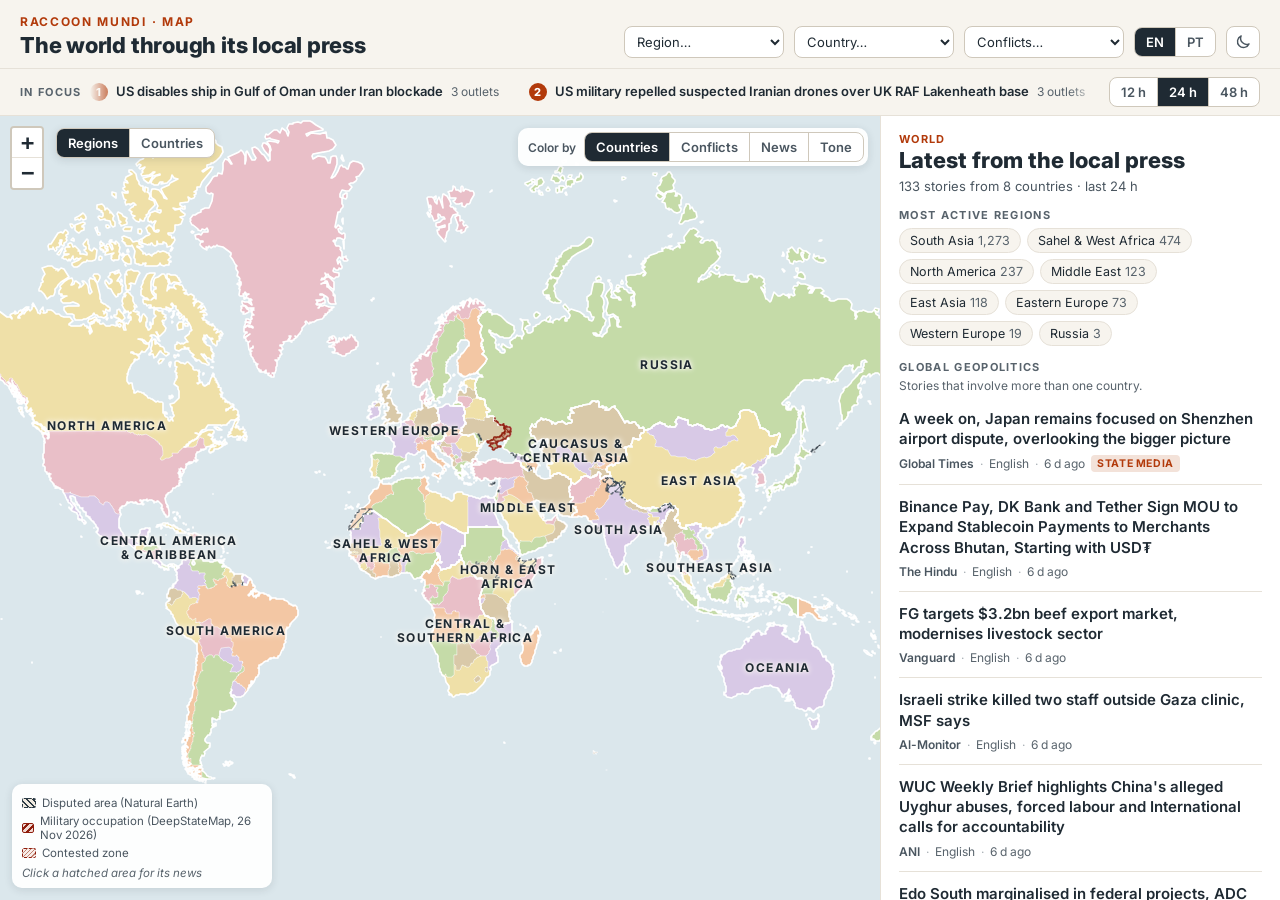
<file: site/index.html>
<!doctype html>
<html lang="en">
<head>
<meta charset="utf-8">
<meta name="viewport" content="width=device-width, initial-scale=1">
<meta name="color-scheme" content="light dark">
<script>
  /* aplica o tema antes de desenhar a página: escolha guardada, senão o do sistema */
  (function () {
    var t = null;
    try { t = localStorage.getItem('mapa-tema'); } catch (e) {}
    if (t !== 'claro' && t !== 'escuro') {
      try { t = window.matchMedia('(prefers-color-scheme: dark)').matches ? 'escuro' : 'claro'; } catch (e) { t = 'claro'; }
    }
    document.documentElement.setAttribute('data-tema', t);
  })();
</script>
<title>Raccoon Mundi · Mapa geopolítico</title>
<meta name="description" content="Mapa-múndi com as notícias recentes da imprensa local de cada região, atualizado duas vezes por dia.">
<link rel="icon" href="data:image/svg+xml,%3Csvg xmlns=%22http://www.w3.org/2000/svg%22 viewBox=%220 0 32 32%22%3E%3Ccircle cx=%2216%22 cy=%2216%22 r=%2214%22 fill=%22%23b23a0b%22/%3E%3C/svg%3E">
<link rel="preconnect" href="https://fonts.googleapis.com">
<link rel="stylesheet" href="https://fonts.googleapis.com/css2?family=Inter:wght@400;500;600;700;800&display=swap">
<link rel="stylesheet" href="vendor/leaflet/leaflet.css">
<link rel="stylesheet" href="style.css?v=dev">
</head>
<body>
<header class="topo">
  <div class="marca">
    <div class="sobretitulo">RACCOON MUNDI<span class="sufixo"> · <span data-i18n="mapa">MAP</span></span></div>
    <h1 data-i18n="titulo">The world through its local press</h1>
  </div>
  <div class="controles">
    <label class="ir-para" title="Region">
      <svg class="icone-busca" viewBox="0 0 24 24" width="18" height="18" aria-hidden="true"><circle cx="12" cy="12" r="8.5" fill="none" stroke="currentColor" stroke-width="1.9"/><path d="M3.5 12h17M12 3.5c2.6 2.4 3.8 5.2 3.8 8.5s-1.2 6.1-3.8 8.5c-2.6-2.4-3.8-5.2-3.8-8.5s1.2-6.1 3.8-8.5z" fill="none" stroke="currentColor" stroke-width="1.7"/></svg>
      <span class="sr" data-i18n="filtroRegiao">Region</span>
      <select id="filtro-regiao" aria-label="Region"></select>
    </label>
    <label class="ir-para" title="Country">
      <svg class="icone-busca" viewBox="0 0 24 24" width="18" height="18" aria-hidden="true"><path d="M12 21s-6.5-6.2-6.5-11a6.5 6.5 0 0 1 13 0c0 4.8-6.5 11-6.5 11z" fill="none" stroke="currentColor" stroke-width="1.9" stroke-linejoin="round"/><circle cx="12" cy="10" r="2.3" fill="none" stroke="currentColor" stroke-width="1.8"/></svg>
      <span class="sr" data-i18n="filtroPais">Country</span>
      <select id="filtro-pais" aria-label="Country"></select>
    </label>
    <label class="ir-para" id="filtro-estado-rotulo" title="State" hidden>
      <svg class="icone-busca" viewBox="0 0 24 24" width="18" height="18" aria-hidden="true"><path d="M5 6l6-2.5 4 2 4.5-1v7l-2 2 1 5-6 2-3-3-4.5.5-1-5 2-3z" fill="none" stroke="currentColor" stroke-width="1.8" stroke-linejoin="round"/></svg>
      <span class="sr" data-i18n="filtroEstado">State</span>
      <select id="filtro-estado" aria-label="State"></select>
    </label>
    <label class="ir-para" title="Wars and disputes">
      <svg class="icone-busca" viewBox="0 0 24 24" width="18" height="18" aria-hidden="true"><rect x="4" y="4" width="16" height="16" rx="2.5" fill="none" stroke="currentColor" stroke-width="1.9"/><path d="M4.8 13.5l8.7-8.7M8 19.2L19.2 8M14 19.5l5.5-5.5" fill="none" stroke="currentColor" stroke-width="1.6" stroke-linecap="round"/></svg>
      <span class="sr" data-i18n="filtroArea">Wars and disputes</span>
      <select id="filtro-area" aria-label="Wars and disputes"></select>
    </label>
    <div class="segmentado" role="group" aria-label="Language" id="idioma">
      <button type="button" data-l="en">EN</button>
      <button type="button" data-l="pt">PT</button>
    </div>
    <button type="button" class="botao-tema" id="tema" aria-pressed="false" aria-label="Dark mode" title="Dark mode">
      <svg class="lua" viewBox="0 0 24 24" width="18" height="18" aria-hidden="true"><path d="M20 14.5A8 8 0 0 1 9.5 4a8 8 0 1 0 10.5 10.5z" fill="none" stroke="currentColor" stroke-width="1.9" stroke-linejoin="round"/></svg>
      <svg class="sol" viewBox="0 0 24 24" width="18" height="18" aria-hidden="true"><circle cx="12" cy="12" r="4" fill="none" stroke="currentColor" stroke-width="1.9"/><path d="M12 2.5v2.2M12 19.3v2.2M2.5 12h2.2M19.3 12h2.2M5.3 5.3l1.6 1.6M17.1 17.1l1.6 1.6M5.3 18.7l1.6-1.6M17.1 6.9l1.6-1.6" stroke="currentColor" stroke-width="1.9" stroke-linecap="round"/></svg>
    </button>
  </div>
</header>

<div class="barra">
  <nav class="temas" id="temas" aria-label="Themes in focus"></nav>
  <div class="segmentado" role="group" aria-label="Period" id="periodo">
    <button type="button" data-h="12">12 h</button>
    <button type="button" data-h="24">24 h</button>
    <button type="button" data-h="48">48 h</button>
  </div>
</div>

<main class="principal">
  <div class="mapa-area">
    <div id="mapa" role="region" aria-label="Map"></div>
    <div class="legenda" id="legenda" aria-hidden="true"></div>
    <button type="button" class="legenda-botao" id="legenda-botao" aria-expanded="false" aria-controls="legenda" data-i18n="legenda">Legend</button>
    <div class="modo segmentado" role="group" id="modo">
      <button type="button" data-m="regioes" data-i18n="regioes">Regions</button>
      <button type="button" data-m="paises" data-i18n="paises">Countries</button>
    </div>
    <div class="lentes" id="lentes">
      <span class="lentes-rotulo" data-i18n="corPor">Color by</span>
      <div class="segmentado" role="group" id="lentes-botoes" aria-label="Color by"></div>
      <select id="lentes-select" aria-label="Color by"></select>
    </div>
  </div>
  <aside class="painel" id="painel" aria-label="Notícias">
    <p class="sr" id="anuncio" aria-live="polite"></p>
    <button type="button" class="alca" id="alca" aria-label="Expand panel"></button>
    <div id="painel-conteudo"></div>
    <footer class="rodape" id="rodape"></footer>
  </aside>
</main>

<script src="vendor/leaflet/leaflet.js"></script>
<script src="app.js?v=dev"></script>
</body>
</html>
</file>
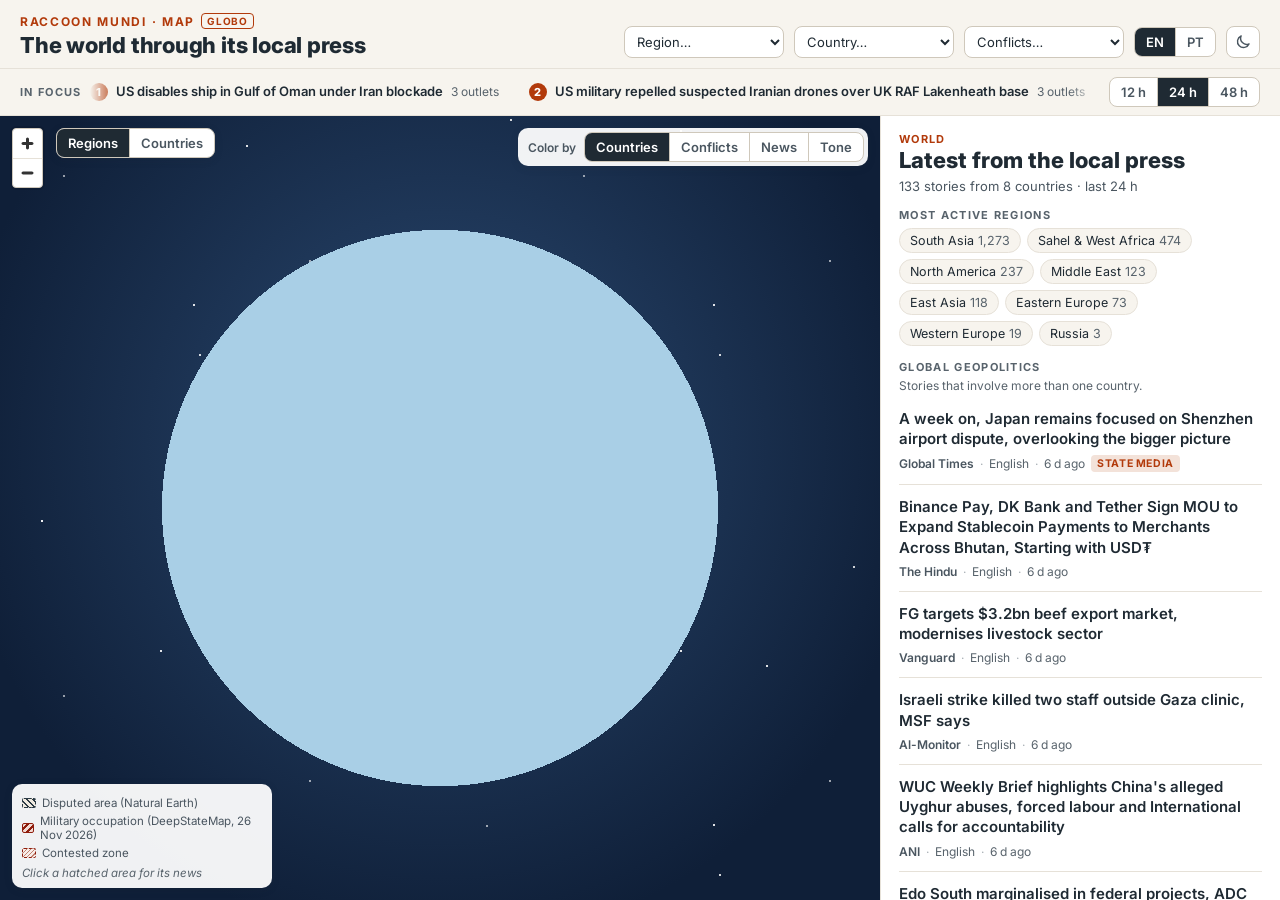
<file: site/globo.html>
<!doctype html>
<html lang="en">
<head>
<meta charset="utf-8">
<meta name="viewport" content="width=device-width, initial-scale=1">
<meta name="color-scheme" content="light dark">
<script>
  /* aplica o tema antes de desenhar a página: escolha guardada, senão o do sistema */
  (function () {
    var t = null;
    try { t = localStorage.getItem('mapa-tema'); } catch (e) {}
    if (t !== 'claro' && t !== 'escuro') {
      try { t = window.matchMedia('(prefers-color-scheme: dark)').matches ? 'escuro' : 'claro'; } catch (e) { t = 'claro'; }
    }
    document.documentElement.setAttribute('data-tema', t);
  })();
</script>
<title>Raccoon Mundi · Globo geopolítico (protótipo)</title>
<meta name="description" content="Mapa-múndi com as notícias recentes da imprensa local de cada região, atualizado duas vezes por dia.">
<link rel="icon" href="data:image/svg+xml,%3Csvg xmlns=%22http://www.w3.org/2000/svg%22 viewBox=%220 0 32 32%22%3E%3Ccircle cx=%2216%22 cy=%2216%22 r=%2214%22 fill=%22%23b23a0b%22/%3E%3C/svg%3E">
<link rel="preconnect" href="https://fonts.googleapis.com">
<link rel="stylesheet" href="https://fonts.googleapis.com/css2?family=Inter:wght@400;500;600;700;800&display=swap">
<link rel="stylesheet" href="vendor/maplibre/maplibre-gl.css">
<link rel="stylesheet" href="style.css?v=dev">
<style>
  /* protótipo em globo: espaço em volta do planeta (estrelas desenhadas em CSS) e mares azuis */
  :root {
    --oceano: #a9cfe6;
    --espaco-centro: #2b4a72; --espaco-borda: #0f1f38;
  }
  :root[data-tema="escuro"] {
    --oceano: #11304d;
    --espaco-centro: #0c1626; --espaco-borda: #020409;
  }
  #mapa {
    background-color: var(--espaco-borda);
    background-image: radial-gradient(2px 2px at 463px 476px, rgba(255,255,255,0.73) 50%, transparent 51%), radial-gradient(2px 2px at 194px 189px, rgba(255,255,255,0.87) 50%, transparent 51%), radial-gradient(2px 2px at 487px 190px, rgba(255,255,255,0.59) 50%, transparent 51%), radial-gradient(2px 2px at 310px 145px, rgba(255,255,255,0.59) 50%, transparent 51%), radial-gradient(2px 2px at 42px 405px, rgba(255,255,255,0.94) 50%, transparent 51%), radial-gradient(2px 2px at 161px 15px, rgba(255,255,255,0.88) 50%, transparent 51%), radial-gradient(2px 2px at 64px 60px, rgba(255,255,255,0.56) 50%, transparent 51%), radial-gradient(2px 2px at 247px 30px, rgba(255,255,255,0.86) 50%, transparent 51%), radial-gradient(2px 2px at 334px 451px, rgba(255,255,255,0.79) 50%, transparent 51%), radial-gradient(2px 2px at 200px 239px, rgba(255,255,255,0.81) 50%, transparent 51%), radial-gradient(2px 2px at 511px 4px, rgba(255,255,255,0.81) 50%, transparent 51%), radial-gradient(2px 2px at 468px 284px, rgba(255,255,255,0.71) 50%, transparent 51%), radial-gradient(1px 1px at 282px 42px, rgba(255,255,255,0.69) 50%, transparent 51%), radial-gradient(1px 1px at 161px 117px, rgba(255,255,255,0.58) 50%, transparent 51%), radial-gradient(1px 1px at 15px 35px, rgba(255,255,255,0.61) 50%, transparent 51%), radial-gradient(1px 1px at 55px 205px, rgba(255,255,255,0.36) 50%, transparent 51%), radial-gradient(1px 1px at 148px 197px, rgba(255,255,255,0.34) 50%, transparent 51%), radial-gradient(1px 1px at 8px 0px, rgba(255,255,255,0.42) 50%, transparent 51%), radial-gradient(1px 1px at 26px 240px, rgba(255,255,255,0.51) 50%, transparent 51%), radial-gradient(1px 1px at 203px 214px, rgba(255,255,255,0.34) 50%, transparent 51%), radial-gradient(1px 1px at 101px 138px, rgba(255,255,255,0.49) 50%, transparent 51%), radial-gradient(1px 1px at 159px 170px, rgba(255,255,255,0.31) 50%, transparent 51%), radial-gradient(1px 1px at 209px 60px, rgba(255,255,255,0.37) 50%, transparent 51%), radial-gradient(1px 1px at 51px 5px, rgba(255,255,255,0.33) 50%, transparent 51%), radial-gradient(1px 1px at 249px 90px, rgba(255,255,255,0.68) 50%, transparent 51%), radial-gradient(1px 1px at 96px 229px, rgba(255,255,255,0.58) 50%, transparent 51%), radial-gradient(1px 1px at 67px 214px, rgba(255,255,255,0.65) 50%, transparent 51%), radial-gradient(1px 1px at 59px 202px, rgba(255,255,255,0.53) 50%, transparent 51%), radial-gradient(1px 1px at 108px 0px, rgba(255,255,255,0.45) 50%, transparent 51%), radial-gradient(1px 1px at 155px 10px, rgba(255,255,255,0.42) 50%, transparent 51%), radial-gradient(1px 1px at 201px 295px, rgba(255,255,255,0.36) 50%, transparent 51%), radial-gradient(1px 1px at 74px 109px, rgba(255,255,255,0.54) 50%, transparent 51%), radial-gradient(1px 1px at 4px 168px, rgba(255,255,255,0.76) 50%, transparent 51%), radial-gradient(1px 1px at 197px 37px, rgba(255,255,255,0.34) 50%, transparent 51%), radial-gradient(1px 1px at 106px 298px, rgba(255,255,255,0.65) 50%, transparent 51%), radial-gradient(1px 1px at 7px 188px, rgba(255,255,255,0.5) 50%, transparent 51%), radial-gradient(1px 1px at 232px 65px, rgba(255,255,255,0.83) 50%, transparent 51%), radial-gradient(1px 1px at 247px 294px, rgba(255,255,255,0.37) 50%, transparent 51%), radial-gradient(1px 1px at 197px 93px, rgba(255,255,255,0.64) 50%, transparent 51%), radial-gradient(1px 1px at 159px 116px, rgba(255,255,255,0.75) 50%, transparent 51%), radial-gradient(1px 1px at 127px 97px, rgba(255,255,255,0.39) 50%, transparent 51%), radial-gradient(1px 1px at 283px 100px, rgba(255,255,255,0.68) 50%, transparent 51%), radial-gradient(1px 1px at 198px 247px, rgba(255,255,255,0.63) 50%, transparent 51%), radial-gradient(1px 1px at 215px 24px, rgba(255,255,255,0.36) 50%, transparent 51%), radial-gradient(1px 1px at 19px 262px, rgba(255,255,255,0.83) 50%, transparent 51%), radial-gradient(1px 1px at 122px 200px, rgba(255,255,255,0.44) 50%, transparent 51%), radial-gradient(1px 1px at 251px 150px, rgba(255,255,255,0.59) 50%, transparent 51%), radial-gradient(1px 1px at 35px 64px, rgba(255,255,255,0.43) 50%, transparent 51%), radial-gradient(1px 1px at 286px 37px, rgba(255,255,255,0.45) 50%, transparent 51%), radial-gradient(1px 1px at 104px 8px, rgba(255,255,255,0.34) 50%, transparent 51%), radial-gradient(1px 1px at 210px 228px, rgba(255,255,255,0.44) 50%, transparent 51%), radial-gradient(1px 1px at 23px 90px, rgba(255,255,255,0.46) 50%, transparent 51%), radial-gradient(1px 1px at 271px 292px, rgba(255,255,255,0.84) 50%, transparent 51%), radial-gradient(1px 1px at 47px 185px, rgba(255,255,255,0.38) 50%, transparent 51%), radial-gradient(1px 1px at 230px 169px, rgba(255,255,255,0.66) 50%, transparent 51%), radial-gradient(1px 1px at 267px 299px, rgba(255,255,255,0.82) 50%, transparent 51%), radial-gradient(1px 1px at 17px 9px, rgba(255,255,255,0.56) 50%, transparent 51%), radial-gradient(1px 1px at 183px 159px, rgba(255,255,255,0.83) 50%, transparent 51%), radial-gradient(1px 1px at 10px 38px, rgba(255,255,255,0.57) 50%, transparent 51%), radial-gradient(1px 1px at 159px 163px, rgba(255,255,255,0.38) 50%, transparent 51%), radial-gradient(ellipse at 50% 42%, var(--espaco-centro) 0%, var(--espaco-borda) 78%);
    background-size: 520px 520px, 520px 520px, 520px 520px, 520px 520px, 520px 520px, 520px 520px, 520px 520px, 520px 520px, 520px 520px, 520px 520px, 520px 520px, 520px 520px, 300px 300px, 300px 300px, 300px 300px, 300px 300px, 300px 300px, 300px 300px, 300px 300px, 300px 300px, 300px 300px, 300px 300px, 300px 300px, 300px 300px, 300px 300px, 300px 300px, 300px 300px, 300px 300px, 300px 300px, 300px 300px, 300px 300px, 300px 300px, 300px 300px, 300px 300px, 300px 300px, 300px 300px, 300px 300px, 300px 300px, 300px 300px, 300px 300px, 300px 300px, 300px 300px, 300px 300px, 300px 300px, 300px 300px, 300px 300px, 300px 300px, 300px 300px, 300px 300px, 300px 300px, 300px 300px, 300px 300px, 300px 300px, 300px 300px, 300px 300px, 300px 300px, 300px 300px, 300px 300px, 300px 300px, 300px 300px, 100% 100%;
  }
  .maplibregl-ctrl-top-left .maplibregl-ctrl { margin: 12px 0 0 12px; }
  .maplibregl-ctrl-group { background: var(--superficie); box-shadow: 0 2px 8px var(--sombra); border: 1px solid var(--borda); }
  .maplibregl-ctrl-group button + button { border-top: 1px solid var(--linha); }
  :root[data-tema="escuro"] .maplibregl-ctrl-group button .maplibregl-ctrl-icon { filter: invert(1); }
  .dica-mapa {
    position: absolute; z-index: 600; pointer-events: none; transform: translate(-50%, -100%); display: none;
    background: var(--tinta); color: var(--sobre-tinta); border-radius: 6px; font-size: 12px; font-weight: 600;
    padding: 4px 8px; white-space: nowrap; max-width: 320px;
  }
  .dica-mapa .dica { font-weight: 400; opacity: .75; }
  .relogio-mapa {
    position: absolute; right: 12px; bottom: 12px; z-index: 500; pointer-events: none; font-size: 11.5px; font-weight: 600;
    color: #e8eef5; background: rgba(6,16,42,.55); border-radius: 999px; padding: 4px 10px; letter-spacing: .02em;
  }
  @media (max-width: 820px) { .relogio-mapa { bottom: calc(38% + 12px); right: 12px; } }
  .selo-prototipo { font-size: 10px; letter-spacing: .08em; border: 1px solid currentColor; border-radius: 4px; padding: 1px 5px; margin-left: 6px; vertical-align: 1px; }
  @media (max-width: 820px) { .maplibregl-ctrl-top-left { display: none; } .selo-prototipo { display: none; } }
</style>
</head>
<body>
<header class="topo">
  <div class="marca">
    <div class="sobretitulo">RACCOON MUNDI<span class="sufixo"> · <span data-i18n="mapa">MAP</span></span><span class="selo-prototipo">GLOBO</span></div>
    <h1 data-i18n="titulo">The world through its local press</h1>
  </div>
  <div class="controles">
    <label class="ir-para" title="Region">
      <svg class="icone-busca" viewBox="0 0 24 24" width="18" height="18" aria-hidden="true"><circle cx="12" cy="12" r="8.5" fill="none" stroke="currentColor" stroke-width="1.9"/><path d="M3.5 12h17M12 3.5c2.6 2.4 3.8 5.2 3.8 8.5s-1.2 6.1-3.8 8.5c-2.6-2.4-3.8-5.2-3.8-8.5s1.2-6.1 3.8-8.5z" fill="none" stroke="currentColor" stroke-width="1.7"/></svg>
      <span class="sr" data-i18n="filtroRegiao">Region</span>
      <select id="filtro-regiao" aria-label="Region"></select>
    </label>
    <label class="ir-para" title="Country">
      <svg class="icone-busca" viewBox="0 0 24 24" width="18" height="18" aria-hidden="true"><path d="M12 21s-6.5-6.2-6.5-11a6.5 6.5 0 0 1 13 0c0 4.8-6.5 11-6.5 11z" fill="none" stroke="currentColor" stroke-width="1.9" stroke-linejoin="round"/><circle cx="12" cy="10" r="2.3" fill="none" stroke="currentColor" stroke-width="1.8"/></svg>
      <span class="sr" data-i18n="filtroPais">Country</span>
      <select id="filtro-pais" aria-label="Country"></select>
    </label>
    <label class="ir-para" id="filtro-estado-rotulo" title="State" hidden>
      <svg class="icone-busca" viewBox="0 0 24 24" width="18" height="18" aria-hidden="true"><path d="M5 6l6-2.5 4 2 4.5-1v7l-2 2 1 5-6 2-3-3-4.5.5-1-5 2-3z" fill="none" stroke="currentColor" stroke-width="1.8" stroke-linejoin="round"/></svg>
      <span class="sr" data-i18n="filtroEstado">State</span>
      <select id="filtro-estado" aria-label="State"></select>
    </label>
    <label class="ir-para" title="Wars and disputes">
      <svg class="icone-busca" viewBox="0 0 24 24" width="18" height="18" aria-hidden="true"><rect x="4" y="4" width="16" height="16" rx="2.5" fill="none" stroke="currentColor" stroke-width="1.9"/><path d="M4.8 13.5l8.7-8.7M8 19.2L19.2 8M14 19.5l5.5-5.5" fill="none" stroke="currentColor" stroke-width="1.6" stroke-linecap="round"/></svg>
      <span class="sr" data-i18n="filtroArea">Wars and disputes</span>
      <select id="filtro-area" aria-label="Wars and disputes"></select>
    </label>
    <div class="segmentado" role="group" aria-label="Language" id="idioma">
      <button type="button" data-l="en">EN</button>
      <button type="button" data-l="pt">PT</button>
    </div>
    <button type="button" class="botao-tema" id="tema" aria-pressed="false" aria-label="Dark mode" title="Dark mode">
      <svg class="lua" viewBox="0 0 24 24" width="18" height="18" aria-hidden="true"><path d="M20 14.5A8 8 0 0 1 9.5 4a8 8 0 1 0 10.5 10.5z" fill="none" stroke="currentColor" stroke-width="1.9" stroke-linejoin="round"/></svg>
      <svg class="sol" viewBox="0 0 24 24" width="18" height="18" aria-hidden="true"><circle cx="12" cy="12" r="4" fill="none" stroke="currentColor" stroke-width="1.9"/><path d="M12 2.5v2.2M12 19.3v2.2M2.5 12h2.2M19.3 12h2.2M5.3 5.3l1.6 1.6M17.1 17.1l1.6 1.6M5.3 18.7l1.6-1.6M17.1 6.9l1.6-1.6" stroke="currentColor" stroke-width="1.9" stroke-linecap="round"/></svg>
    </button>
  </div>
</header>

<div class="barra">
  <nav class="temas" id="temas" aria-label="Themes in focus"></nav>
  <div class="segmentado" role="group" aria-label="Period" id="periodo">
    <button type="button" data-h="12">12 h</button>
    <button type="button" data-h="24">24 h</button>
    <button type="button" data-h="48">48 h</button>
  </div>
</div>

<main class="principal">
  <div class="mapa-area">
    <div id="mapa" role="region" aria-label="Map"></div>
    <div class="legenda" id="legenda" aria-hidden="true"></div>
    <button type="button" class="legenda-botao" id="legenda-botao" aria-expanded="false" aria-controls="legenda" data-i18n="legenda">Legend</button>
    <div class="modo segmentado" role="group" id="modo">
      <button type="button" data-m="regioes" data-i18n="regioes">Regions</button>
      <button type="button" data-m="paises" data-i18n="paises">Countries</button>
    </div>
    <div class="lentes" id="lentes">
      <span class="lentes-rotulo" data-i18n="corPor">Color by</span>
      <div class="segmentado" role="group" id="lentes-botoes" aria-label="Color by"></div>
      <select id="lentes-select" aria-label="Color by"></select>
    </div>
  </div>
  <aside class="painel" id="painel" aria-label="Notícias">
    <p class="sr" id="anuncio" aria-live="polite"></p>
    <button type="button" class="alca" id="alca" aria-label="Expand panel"></button>
    <div id="painel-conteudo"></div>
    <footer class="rodape" id="rodape"></footer>
  </aside>
</main>

<script type="module">
  /* MapLibre vem como módulo; o restante da página continua como script comum */
  import * as maplibregl from './vendor/maplibre/maplibre-gl.mjs';
  window.maplibregl = maplibregl;
  var s = document.createElement('script'); s.src = 'globo.js?v=dev'; document.body.appendChild(s);
</script>
</body>
</html>
</file>
<file: site/vendor/leaflet/leaflet.css>
/* required styles */

.leaflet-pane,
.leaflet-tile,
.leaflet-marker-icon,
.leaflet-marker-shadow,
.leaflet-tile-container,
.leaflet-pane > svg,
.leaflet-pane > canvas,
.leaflet-zoom-box,
.leaflet-image-layer,
.leaflet-layer {
	position: absolute;
	left: 0;
	top: 0;
	}
.leaflet-container {
	overflow: hidden;
	}
.leaflet-tile,
.leaflet-marker-icon,
.leaflet-marker-shadow {
	-webkit-user-select: none;
	   -moz-user-select: none;
	        user-select: none;
	  -webkit-user-drag: none;
	}
/* Prevents IE11 from highlighting tiles in blue */
.leaflet-tile::selection {
	background: transparent;
}
/* Safari renders non-retina tile on retina better with this, but Chrome is worse */
.leaflet-safari .leaflet-tile {
	image-rendering: -webkit-optimize-contrast;
	}
/* hack that prevents hw layers "stretching" when loading new tiles */
.leaflet-safari .leaflet-tile-container {
	width: 1600px;
	height: 1600px;
	-webkit-transform-origin: 0 0;
	}
.leaflet-marker-icon,
.leaflet-marker-shadow {
	display: block;
	}
/* .leaflet-container svg: reset svg max-width decleration shipped in Joomla! (joomla.org) 3.x */
/* .leaflet-container img: map is broken in FF if you have max-width: 100% on tiles */
.leaflet-container .leaflet-overlay-pane svg {
	max-width: none !important;
	max-height: none !important;
	}
.leaflet-container .leaflet-marker-pane img,
.leaflet-container .leaflet-shadow-pane img,
.leaflet-container .leaflet-tile-pane img,
.leaflet-container img.leaflet-image-layer,
.leaflet-container .leaflet-tile {
	max-width: none !important;
	max-height: none !important;
	width: auto;
	padding: 0;
	}

.leaflet-container img.leaflet-tile {
	/* See: https://bugs.chromium.org/p/chromium/issues/detail?id=600120 */
	mix-blend-mode: plus-lighter;
}

.leaflet-container.leaflet-touch-zoom {
	-ms-touch-action: pan-x pan-y;
	touch-action: pan-x pan-y;
	}
.leaflet-container.leaflet-touch-drag {
	-ms-touch-action: pinch-zoom;
	/* Fallback for FF which doesn't support pinch-zoom */
	touch-action: none;
	touch-action: pinch-zoom;
}
.leaflet-container.leaflet-touch-drag.leaflet-touch-zoom {
	-ms-touch-action: none;
	touch-action: none;
}
.leaflet-container {
	-webkit-tap-highlight-color: transparent;
}
.leaflet-container a {
	-webkit-tap-highlight-color: rgba(51, 181, 229, 0.4);
}
.leaflet-tile {
	filter: inherit;
	visibility: hidden;
	}
.leaflet-tile-loaded {
	visibility: inherit;
	}
.leaflet-zoom-box {
	width: 0;
	height: 0;
	-moz-box-sizing: border-box;
	     box-sizing: border-box;
	z-index: 800;
	}
/* workaround for https://bugzilla.mozilla.org/show_bug.cgi?id=888319 */
.leaflet-overlay-pane svg {
	-moz-user-select: none;
	}

.leaflet-pane         { z-index: 400; }

.leaflet-tile-pane    { z-index: 200; }
.leaflet-overlay-pane { z-index: 400; }
.leaflet-shadow-pane  { z-index: 500; }
.leaflet-marker-pane  { z-index: 600; }
.leaflet-tooltip-pane   { z-index: 650; }
.leaflet-popup-pane   { z-index: 700; }

.leaflet-map-pane canvas { z-index: 100; }
.leaflet-map-pane svg    { z-index: 200; }

.leaflet-vml-shape {
	width: 1px;
	height: 1px;
	}
.lvml {
	behavior: url(#default#VML);
	display: inline-block;
	position: absolute;
	}


/* control positioning */

.leaflet-control {
	position: relative;
	z-index: 800;
	pointer-events: visiblePainted; /* IE 9-10 doesn't have auto */
	pointer-events: auto;
	}
.leaflet-top,
.leaflet-bottom {
	position: absolute;
	z-index: 1000;
	pointer-events: none;
	}
.leaflet-top {
	top: 0;
	}
.leaflet-right {
	right: 0;
	}
.leaflet-bottom {
	bottom: 0;
	}
.leaflet-left {
	left: 0;
	}
.leaflet-control {
	float: left;
	clear: both;
	}
.leaflet-right .leaflet-control {
	float: right;
	}
.leaflet-top .leaflet-control {
	margin-top: 10px;
	}
.leaflet-bottom .leaflet-control {
	margin-bottom: 10px;
	}
.leaflet-left .leaflet-control {
	margin-left: 10px;
	}
.leaflet-right .leaflet-control {
	margin-right: 10px;
	}


/* zoom and fade animations */

.leaflet-fade-anim .leaflet-popup {
	opacity: 0;
	-webkit-transition: opacity 0.2s linear;
	   -moz-transition: opacity 0.2s linear;
	        transition: opacity 0.2s linear;
	}
.leaflet-fade-anim .leaflet-map-pane .leaflet-popup {
	opacity: 1;
	}
.leaflet-zoom-animated {
	-webkit-transform-origin: 0 0;
	    -ms-transform-origin: 0 0;
	        transform-origin: 0 0;
	}
svg.leaflet-zoom-animated {
	will-change: transform;
}

.leaflet-zoom-anim .leaflet-zoom-animated {
	-webkit-transition: -webkit-transform 0.25s cubic-bezier(0,0,0.25,1);
	   -moz-transition:    -moz-transform 0.25s cubic-bezier(0,0,0.25,1);
	        transition:         transform 0.25s cubic-bezier(0,0,0.25,1);
	}
.leaflet-zoom-anim .leaflet-tile,
.leaflet-pan-anim .leaflet-tile {
	-webkit-transition: none;
	   -moz-transition: none;
	        transition: none;
	}

.leaflet-zoom-anim .leaflet-zoom-hide {
	visibility: hidden;
	}


/* cursors */

.leaflet-interactive {
	cursor: pointer;
	}
.leaflet-grab {
	cursor: -webkit-grab;
	cursor:    -moz-grab;
	cursor:         grab;
	}
.leaflet-crosshair,
.leaflet-crosshair .leaflet-interactive {
	cursor: crosshair;
	}
.leaflet-popup-pane,
.leaflet-control {
	cursor: auto;
	}
.leaflet-dragging .leaflet-grab,
.leaflet-dragging .leaflet-grab .leaflet-interactive,
.leaflet-dragging .leaflet-marker-draggable {
	cursor: move;
	cursor: -webkit-grabbing;
	cursor:    -moz-grabbing;
	cursor:         grabbing;
	}

/* marker & overlays interactivity */
.leaflet-marker-icon,
.leaflet-marker-shadow,
.leaflet-image-layer,
.leaflet-pane > svg path,
.leaflet-tile-container {
	pointer-events: none;
	}

.leaflet-marker-icon.leaflet-interactive,
.leaflet-image-layer.leaflet-interactive,
.leaflet-pane > svg path.leaflet-interactive,
svg.leaflet-image-layer.leaflet-interactive path {
	pointer-events: visiblePainted; /* IE 9-10 doesn't have auto */
	pointer-events: auto;
	}

/* visual tweaks */

.leaflet-container {
	background: #ddd;
	outline-offset: 1px;
	}
.leaflet-container a {
	color: #0078A8;
	}
.leaflet-zoom-box {
	border: 2px dotted #38f;
	background: rgba(255,255,255,0.5);
	}


/* general typography */
.leaflet-container {
	font-family: "Helvetica Neue", Arial, Helvetica, sans-serif;
	font-size: 12px;
	font-size: 0.75rem;
	line-height: 1.5;
	}


/* general toolbar styles */

.leaflet-bar {
	box-shadow: 0 1px 5px rgba(0,0,0,0.65);
	border-radius: 4px;
	}
.leaflet-bar a {
	background-color: #fff;
	border-bottom: 1px solid #ccc;
	width: 26px;
	height: 26px;
	line-height: 26px;
	display: block;
	text-align: center;
	text-decoration: none;
	color: black;
	}
.leaflet-bar a,
.leaflet-control-layers-toggle {
	background-position: 50% 50%;
	background-repeat: no-repeat;
	display: block;
	}
.leaflet-bar a:hover,
.leaflet-bar a:focus {
	background-color: #f4f4f4;
	}
.leaflet-bar a:first-child {
	border-top-left-radius: 4px;
	border-top-right-radius: 4px;
	}
.leaflet-bar a:last-child {
	border-bottom-left-radius: 4px;
	border-bottom-right-radius: 4px;
	border-bottom: none;
	}
.leaflet-bar a.leaflet-disabled {
	cursor: default;
	background-color: #f4f4f4;
	color: #bbb;
	}

.leaflet-touch .leaflet-bar a {
	width: 30px;
	height: 30px;
	line-height: 30px;
	}
.leaflet-touch .leaflet-bar a:first-child {
	border-top-left-radius: 2px;
	border-top-right-radius: 2px;
	}
.leaflet-touch .leaflet-bar a:last-child {
	border-bottom-left-radius: 2px;
	border-bottom-right-radius: 2px;
	}

/* zoom control */

.leaflet-control-zoom-in,
.leaflet-control-zoom-out {
	font: bold 18px 'Lucida Console', Monaco, monospace;
	text-indent: 1px;
	}

.leaflet-touch .leaflet-control-zoom-in, .leaflet-touch .leaflet-control-zoom-out  {
	font-size: 22px;
	}


/* layers control */

.leaflet-control-layers {
	box-shadow: 0 1px 5px rgba(0,0,0,0.4);
	background: #fff;
	border-radius: 5px;
	}
.leaflet-control-layers-toggle {
	background-image: url(images/layers.png);
	width: 36px;
	height: 36px;
	}
.leaflet-retina .leaflet-control-layers-toggle {
	background-image: url(images/layers-2x.png);
	background-size: 26px 26px;
	}
.leaflet-touch .leaflet-control-layers-toggle {
	width: 44px;
	height: 44px;
	}
.leaflet-control-layers .leaflet-control-layers-list,
.leaflet-control-layers-expanded .leaflet-control-layers-toggle {
	display: none;
	}
.leaflet-control-layers-expanded .leaflet-control-layers-list {
	display: block;
	position: relative;
	}
.leaflet-control-layers-expanded {
	padding: 6px 10px 6px 6px;
	color: #333;
	background: #fff;
	}
.leaflet-control-layers-scrollbar {
	overflow-y: scroll;
	overflow-x: hidden;
	padding-right: 5px;
	}
.leaflet-control-layers-selector {
	margin-top: 2px;
	position: relative;
	top: 1px;
	}
.leaflet-control-layers label {
	display: block;
	font-size: 13px;
	font-size: 1.08333em;
	}
.leaflet-control-layers-separator {
	height: 0;
	border-top: 1px solid #ddd;
	margin: 5px -10px 5px -6px;
	}

/* Default icon URLs */
.leaflet-default-icon-path { /* used only in path-guessing heuristic, see L.Icon.Default */
	background-image: url(images/marker-icon.png);
	}


/* attribution and scale controls */

.leaflet-container .leaflet-control-attribution {
	background: #fff;
	background: rgba(255, 255, 255, 0.8);
	margin: 0;
	}
.leaflet-control-attribution,
.leaflet-control-scale-line {
	padding: 0 5px;
	color: #333;
	line-height: 1.4;
	}
.leaflet-control-attribution a {
	text-decoration: none;
	}
.leaflet-control-attribution a:hover,
.leaflet-control-attribution a:focus {
	text-decoration: underline;
	}
.leaflet-attribution-flag {
	display: inline !important;
	vertical-align: baseline !important;
	width: 1em;
	height: 0.6669em;
	}
.leaflet-left .leaflet-control-scale {
	margin-left: 5px;
	}
.leaflet-bottom .leaflet-control-scale {
	margin-bottom: 5px;
	}
.leaflet-control-scale-line {
	border: 2px solid #777;
	border-top: none;
	line-height: 1.1;
	padding: 2px 5px 1px;
	white-space: nowrap;
	-moz-box-sizing: border-box;
	     box-sizing: border-box;
	background: rgba(255, 255, 255, 0.8);
	text-shadow: 1px 1px #fff;
	}
.leaflet-control-scale-line:not(:first-child) {
	border-top: 2px solid #777;
	border-bottom: none;
	margin-top: -2px;
	}
.leaflet-control-scale-line:not(:first-child):not(:last-child) {
	border-bottom: 2px solid #777;
	}

.leaflet-touch .leaflet-control-attribution,
.leaflet-touch .leaflet-control-layers,
.leaflet-touch .leaflet-bar {
	box-shadow: none;
	}
.leaflet-touch .leaflet-control-layers,
.leaflet-touch .leaflet-bar {
	border: 2px solid rgba(0,0,0,0.2);
	background-clip: padding-box;
	}


/* popup */

.leaflet-popup {
	position: absolute;
	text-align: center;
	margin-bottom: 20px;
	}
.leaflet-popup-content-wrapper {
	padding: 1px;
	text-align: left;
	border-radius: 12px;
	}
.leaflet-popup-content {
	margin: 13px 24px 13px 20px;
	line-height: 1.3;
	font-size: 13px;
	font-size: 1.08333em;
	min-height: 1px;
	}
.leaflet-popup-content p {
	margin: 17px 0;
	margin: 1.3em 0;
	}
.leaflet-popup-tip-container {
	width: 40px;
	height: 20px;
	position: absolute;
	left: 50%;
	margin-top: -1px;
	margin-left: -20px;
	overflow: hidden;
	pointer-events: none;
	}
.leaflet-popup-tip {
	width: 17px;
	height: 17px;
	padding: 1px;

	margin: -10px auto 0;
	pointer-events: auto;

	-webkit-transform: rotate(45deg);
	   -moz-transform: rotate(45deg);
	    -ms-transform: rotate(45deg);
	        transform: rotate(45deg);
	}
.leaflet-popup-content-wrapper,
.leaflet-popup-tip {
	background: white;
	color: #333;
	box-shadow: 0 3px 14px rgba(0,0,0,0.4);
	}
.leaflet-container a.leaflet-popup-close-button {
	position: absolute;
	top: 0;
	right: 0;
	border: none;
	text-align: center;
	width: 24px;
	height: 24px;
	font: 16px/24px Tahoma, Verdana, sans-serif;
	color: #757575;
	text-decoration: none;
	background: transparent;
	}
.leaflet-container a.leaflet-popup-close-button:hover,
.leaflet-container a.leaflet-popup-close-button:focus {
	color: #585858;
	}
.leaflet-popup-scrolled {
	overflow: auto;
	}

.leaflet-oldie .leaflet-popup-content-wrapper {
	-ms-zoom: 1;
	}
.leaflet-oldie .leaflet-popup-tip {
	width: 24px;
	margin: 0 auto;

	-ms-filter: "progid:DXImageTransform.Microsoft.Matrix(M11=0.70710678, M12=0.70710678, M21=-0.70710678, M22=0.70710678)";
	filter: progid:DXImageTransform.Microsoft.Matrix(M11=0.70710678, M12=0.70710678, M21=-0.70710678, M22=0.70710678);
	}

.leaflet-oldie .leaflet-control-zoom,
.leaflet-oldie .leaflet-control-layers,
.leaflet-oldie .leaflet-popup-content-wrapper,
.leaflet-oldie .leaflet-popup-tip {
	border: 1px solid #999;
	}


/* div icon */

.leaflet-div-icon {
	background: #fff;
	border: 1px solid #666;
	}


/* Tooltip */
/* Base styles for the element that has a tooltip */
.leaflet-tooltip {
	position: absolute;
	padding: 6px;
	background-color: #fff;
	border: 1px solid #fff;
	border-radius: 3px;
	color: #222;
	white-space: nowrap;
	-webkit-user-select: none;
	-moz-user-select: none;
	-ms-user-select: none;
	user-select: none;
	pointer-events: none;
	box-shadow: 0 1px 3px rgba(0,0,0,0.4);
	}
.leaflet-tooltip.leaflet-interactive {
	cursor: pointer;
	pointer-events: auto;
	}
.leaflet-tooltip-top:before,
.leaflet-tooltip-bottom:before,
.leaflet-tooltip-left:before,
.leaflet-tooltip-right:before {
	position: absolute;
	pointer-events: none;
	border: 6px solid transparent;
	background: transparent;
	content: "";
	}

/* Directions */

.leaflet-tooltip-bottom {
	margin-top: 6px;
}
.leaflet-tooltip-top {
	margin-top: -6px;
}
.leaflet-tooltip-bottom:before,
.leaflet-tooltip-top:before {
	left: 50%;
	margin-left: -6px;
	}
.leaflet-tooltip-top:before {
	bottom: 0;
	margin-bottom: -12px;
	border-top-color: #fff;
	}
.leaflet-tooltip-bottom:before {
	top: 0;
	margin-top: -12px;
	margin-left: -6px;
	border-bottom-color: #fff;
	}
.leaflet-tooltip-left {
	margin-left: -6px;
}
.leaflet-tooltip-right {
	margin-left: 6px;
}
.leaflet-tooltip-left:before,
.leaflet-tooltip-right:before {
	top: 50%;
	margin-top: -6px;
	}
.leaflet-tooltip-left:before {
	right: 0;
	margin-right: -12px;
	border-left-color: #fff;
	}
.leaflet-tooltip-right:before {
	left: 0;
	margin-left: -12px;
	border-right-color: #fff;
	}

/* Printing */

@media print {
	/* Prevent printers from removing background-images of controls. */
	.leaflet-control {
		-webkit-print-color-adjust: exact;
		print-color-adjust: exact;
		}
	}
</file>
<file: site/style.css>
:root {
  color-scheme: light;
  --creme: #f7f4ee;
  --superficie: #ffffff;
  --tinta: #1f2a33;
  --tinta-2: #4a5660;
  --tinta-3: #58636c;
  --acento: #b23a0b;
  --link: #2c5672;
  --linha: #e6e1d8;
  --oceano: #dbe7ec;
  --terra-vazia: #e9e3d7;
  --borda: #cfc8bb;
  --borda-chip: #d9b8a6;
  --vidro: rgba(255,255,255,.94);
  --sobre-tinta: #ffffff;
  --sobre-acento: #ffffff;
  --aviso-fundo: #fbf3ee;
  --aviso-guerra: #8f1d0d;
  --aviso-guerra-fundo: #f8ece9;
  --selo-fundo: #f3e2d9;
  --selo-exilio-fundo: #e3ecf2;
  --realce: #eef3f6;
  --ponto: #a7aeb4;
  --rotulo: #2b3a44;
  --rotulo-regiao: #1f2a33;
  --rotulo-pais: #34434e;
  --halo: #f7f4ee;
  --sombra: rgba(31,42,51,.12);
  --painel: 400px;
}
/* Modo escuro */
:root[data-tema="escuro"] {
  color-scheme: dark;
  --creme: #121820;
  --superficie: #192129;
  --tinta: #ebe6dd;
  --tinta-2: #c3c9ce;
  --tinta-3: #9ca6ae;
  --acento: #f0875a;
  --link: #8fbcd9;
  --linha: #2a333c;
  --oceano: #0d161c;
  --terra-vazia: #2c333a;
  --borda: #3a454f;
  --borda-chip: #5c4337;
  --vidro: rgba(25,33,41,.94);
  --sobre-tinta: #121820;
  --sobre-acento: #1a0f09;
  --aviso-fundo: #2a211c;
  --aviso-guerra: #ff7b5a;
  --aviso-guerra-fundo: #2e1d19;
  --selo-fundo: #3b261b;
  --selo-exilio-fundo: #1c3141;
  --realce: #22303b;
  --ponto: #5f6a73;
  --rotulo: #dfe4e7;
  --rotulo-regiao: #f1ede6;
  --rotulo-pais: #cfd6db;
  --halo: #0d161c;
  --sombra: rgba(0,0,0,.45);
}
* { box-sizing: border-box; }
html, body { margin: 0; height: 100%; }
body {
  font-family: Inter, system-ui, -apple-system, "Segoe UI", sans-serif;
  background: var(--creme);
  color: var(--tinta);
  display: flex;
  flex-direction: column;
  height: 100vh;
  height: 100dvh;
}
a { color: var(--link); }
a:hover { color: var(--tinta); }
button { font: inherit; color: inherit; }
.sr { position: absolute; width: 1px; height: 1px; overflow: hidden; clip: rect(0 0 0 0); }

/* Topo */
.topo {
  display: flex; align-items: flex-end; justify-content: space-between; gap: 16px;
  padding: 14px 20px 10px; border-bottom: 1px solid var(--linha); flex-wrap: wrap;
}
.sobretitulo { font-size: 12px; font-weight: 700; letter-spacing: .14em; color: var(--acento); }
.topo h1 { margin: 4px 0 0; font-size: 22px; line-height: 1.15; font-weight: 800; letter-spacing: -.01em; }
.controles { display: flex; gap: 10px; align-items: center; flex-wrap: wrap; }
.segmentado { display: inline-flex; border: 1px solid var(--borda); border-radius: 8px; overflow: hidden; background: var(--superficie); }
.segmentado button {
  border: 0; background: transparent; padding: 6px 11px; font-size: 13px; font-weight: 600; cursor: pointer;
  color: var(--tinta-2);
}
.segmentado button + button { border-left: 1px solid var(--borda); }
.segmentado button[aria-pressed="true"] { background: var(--tinta); color: var(--sobre-tinta); }
.botao-tema {
  width: 34px; height: 32px; display: inline-flex; align-items: center; justify-content: center; flex: none;
  border: 1px solid var(--borda); border-radius: 8px; background: var(--superficie); color: var(--tinta-2); cursor: pointer; padding: 0;
}
.botao-tema:hover { color: var(--tinta); }
.botao-tema:focus-visible { outline: 2px solid var(--acento); outline-offset: 2px; }
.botao-tema .sol { display: none; }
:root[data-tema="escuro"] .botao-tema .sol { display: block; }
:root[data-tema="escuro"] .botao-tema .lua { display: none; }
.segmentado button:focus-visible, select:focus-visible, .chip:focus-visible, .item a:focus-visible {
  outline: 2px solid var(--acento); outline-offset: 2px;
}
.ir-para select {
  font: inherit; font-size: 13px; padding: 6px 8px; border: 1px solid var(--borda); border-radius: 8px;
  background: var(--superficie); color: var(--tinta); max-width: 190px; width: 160px;
}

/* Faixa dos temas em foco + período */
.barra { display: flex; align-items: center; gap: 12px; padding: 8px 20px; border-bottom: 1px solid var(--linha); }
.barra #periodo { flex: none; }
.temas { flex: 1; min-width: 0; display: flex; gap: 8px; align-items: center; overflow-x: auto; scrollbar-width: none; }
.temas::-webkit-scrollbar { display: none; }
.icone-busca { display: none; }
.legenda-botao { display: none; }
.temas .rotulo { font-size: 11px; font-weight: 700; letter-spacing: .12em; color: var(--tinta-3); white-space: nowrap; }
.chip {
  border: 1px solid var(--borda-chip); background: var(--superficie); color: var(--tinta); border-radius: 999px;
  padding: 5px 12px; font-size: 13px; font-weight: 600; cursor: pointer; white-space: nowrap;
}
.chip[aria-pressed="true"] { background: var(--acento); border-color: var(--acento); color: var(--sobre-acento); }

/* Em foco: esteira com as 5 notícias do mundo mais repercutidas */
.temas .esteira {
  flex: 1; min-width: 0; overflow: hidden;
  -webkit-mask-image: linear-gradient(90deg, transparent, #000 28px, #000 calc(100% - 28px), transparent);
          mask-image: linear-gradient(90deg, transparent, #000 28px, #000 calc(100% - 28px), transparent);
}
.temas .faixa { display: flex; width: max-content; animation: esteira var(--duracao, 60s) linear infinite; }
.temas .esteira:hover .faixa, .temas .esteira:focus-within .faixa { animation-play-state: paused; }
.temas .metade { display: flex; gap: 30px; padding-right: 30px; }
@keyframes esteira { from { transform: translateX(0); } to { transform: translateX(-50%); } }
.manchete {
  display: inline-flex; align-items: baseline; gap: 8px; border: 0; background: none; font: inherit; color: var(--tinta);
  cursor: pointer; white-space: nowrap; padding: 4px 0; border-radius: 4px;
}
.manchete .pos {
  font-size: 11px; font-weight: 800; color: var(--sobre-acento); background: var(--acento); border-radius: 999px;
  min-width: 18px; height: 18px; display: inline-flex; align-items: center; justify-content: center; align-self: center;
}
.manchete .txt { font-size: 13px; font-weight: 600; max-width: 62ch; overflow: hidden; text-overflow: ellipsis; }
.manchete .meta { font-size: 12px; color: var(--tinta-3); }
.manchete:hover .txt { color: var(--acento); }
.manchete[aria-pressed="true"] .txt { text-decoration: underline; text-decoration-color: var(--acento); text-decoration-thickness: 2px; text-underline-offset: 3px; }
.manchete:focus-visible { outline: 2px solid var(--acento); outline-offset: 2px; }
@media (prefers-reduced-motion: reduce) {
  .temas .faixa { animation: none; }
  .temas .esteira { overflow-x: auto; scrollbar-width: none; -webkit-mask-image: none; mask-image: none; }
  .temas .metade[aria-hidden="true"] { display: none; }
}
.painel .pais-fonte {
  display: block; margin: 14px 0 2px; padding: 0; border: 0; background: none; font: inherit; font-size: 13px; font-weight: 700;
  color: var(--acento); cursor: pointer; text-align: left;
}
.painel .pais-fonte:hover { text-decoration: underline; }

/* Mapa + painel */
.principal { flex: 1; display: flex; min-height: 0; }
.mapa-area { position: relative; flex: 1; min-width: 0; }
#mapa { position: absolute; inset: 0; background: var(--oceano); }
.leaflet-container { font-family: inherit; background: var(--oceano); }
.leaflet-bar a, .leaflet-bar a:hover { background-color: var(--superficie); color: var(--tinta); border-bottom-color: var(--linha); }
.leaflet-bar a:hover { background-color: var(--realce); }
.leaflet-touch .leaflet-bar { border-color: var(--borda); }
/* sem o retângulo de foco do navegador ao clicar num país */
.leaflet-container path:focus, .leaflet-container svg:focus, .leaflet-interactive:focus { outline: none; }
.leaflet-tooltip.rotulo-mapa {
  background: var(--tinta); color: var(--sobre-tinta); border: 0; border-radius: 6px; font-size: 12px; font-weight: 600;
  padding: 4px 8px; box-shadow: none;
}
.leaflet-tooltip.rotulo-mapa::before { display: none; }
/* nomes no mapa, no estilo do mapa de Ormuz */
.leaflet-rotulos-pane { pointer-events: none; }
.rotulo-ancora { background: none; border: 0; }
.rotulo {
  display: flex; align-items: center; justify-content: center; text-align: center; height: 100%;
  font-weight: 700; letter-spacing: .08em; line-height: 1.2; color: var(--rotulo); white-space: nowrap;
  text-shadow: 0 0 2px var(--halo), 0 0 4px var(--halo), 0 0 7px var(--halo);
}
.rotulo-regiao { letter-spacing: .12em; color: var(--rotulo-regiao); }
.rotulo-pais { font-weight: 600; color: var(--rotulo-pais); }
.rotulo-estado { font-weight: 700; letter-spacing: .06em; color: var(--rotulo-pais); }
.lista-paises.estados button { min-width: 52px; }
.modo { position: absolute; top: 12px; left: 56px; z-index: 500; box-shadow: 0 2px 8px var(--sombra); }
.legenda {
  position: absolute; left: 12px; bottom: 12px; z-index: 500; background: var(--vidro);
  border-radius: 10px; padding: 8px 10px; font-size: 11.5px; color: var(--tinta-2);
  box-shadow: 0 2px 8px var(--sombra); max-width: 260px;
}
.legenda .escala { display: flex; gap: 2px; margin: 4px 0; }
.cor-por-linha { display: flex; align-items: center; gap: 6px; margin-bottom: 6px; }
.legenda .cor-por button { padding: 3px 8px; font-size: 11.5px; min-height: 0; }
.legenda .escala span { flex: 1; height: 8px; border-radius: 2px; }
.legenda .linha { display: flex; align-items: center; gap: 6px; margin-top: 4px; }
.legenda .amostra { width: 14px; height: 10px; border-radius: 2px; display: inline-block; }

.painel {
  width: var(--painel); border-left: 1px solid var(--linha); background: var(--superficie); display: flex; flex-direction: column;
  min-height: 0; overflow-y: auto;
}
#painel-conteudo { flex: 1 0 auto; padding: 16px 18px; }
.alca { display: none; }
.painel h2 { margin: 2px 0 4px; font-size: 22px; font-weight: 800; line-height: 1.15; }
.painel .tipo { font-size: 11px; font-weight: 700; letter-spacing: .12em; color: var(--acento); text-transform: uppercase; }
.painel .resumo { font-size: 13px; color: var(--tinta-2); margin: 4px 0 12px; }
.painel .contexto { font-size: 14px; line-height: 1.45; margin: 8px 0 12px; }
.painel .voltar { background: none; border: 0; padding: 0; color: var(--link); font-size: 13px; cursor: pointer; margin-bottom: 8px; }
.painel .aviso.guerra { border-left-color: var(--aviso-guerra) !important; background: var(--aviso-guerra-fundo) !important; }
.painel .aviso { background: var(--aviso-fundo); border-left: 3px solid var(--acento); padding: 8px 10px; font-size: 13px; margin: 8px 0 12px; }
.lista-paises { display: flex; flex-wrap: wrap; gap: 6px; margin: 4px 0 14px; }
.lista-paises button {
  border: 1px solid var(--linha); background: var(--creme); border-radius: 999px; padding: 4px 10px;
  font-size: 12.5px; cursor: pointer;
}
.lista-paises button .n { color: var(--tinta-3); margin-left: 4px; }
.lista-paises.areas button { background: var(--superficie); border-color: var(--borda); }
.lista-paises.areas button.area-guerra { border-color: var(--aviso-guerra); color: var(--aviso-guerra); }
.ficha-area { margin: 6px 0 10px; font-size: 13.5px; line-height: 1.45; }
.ficha-area dt { font-size: 11px; font-weight: 700; letter-spacing: .1em; text-transform: uppercase; color: var(--tinta-3); margin-top: 8px; }
.ficha-area dd { margin: 2px 0 0; }
.ficha-area dd.lados { font-size: 16px; font-weight: 700; }
.ficha-area.guerra dd.lados { color: var(--aviso-guerra); }
.nota-area { font-size: 12px; color: var(--tinta-3); margin: 4px 0 8px; }
.painel .aviso.disputa { border-left-color: var(--tinta-2); background: var(--realce); }
.painel .aviso.disputa .titulo-aviso { font-weight: 700; margin-bottom: 2px; }
.painel .aviso.disputa p { margin: 3px 0; }
.leaflet-tooltip.rotulo-mapa .dica { font-weight: 400; opacity: .75; }
.dados-guerra { border: 1px solid var(--linha); border-left: 3px solid var(--aviso-guerra); border-radius: 6px; padding: 8px 10px; margin: 4px 0 8px; font-size: 13px; }
.dados-guerra p { margin: 2px 0; }
.dados-guerra .grande { font-size: 15px; font-weight: 700; }
.dados-guerra .fonte { font-size: 11.5px; color: var(--tinta-3); margin-top: 6px; }
.painel .aviso a { font-weight: 600; white-space: nowrap; }
.legenda .dica { margin-top: 6px; font-style: italic; color: var(--tinta-3); }
.lista-paises button.sem { opacity: .55; }
.dica-secao { font-size: 12px; color: var(--tinta-3); margin: -2px 0 4px; }
.secao { font-size: 11px; font-weight: 700; letter-spacing: .12em; color: var(--tinta-3); text-transform: uppercase; margin: 14px 0 6px; }

.item { padding: 12px 0; border-top: 1px solid var(--linha); }
.item:first-of-type { border-top: 0; }
.item .titulo { font-size: 15px; font-weight: 600; line-height: 1.35; margin: 0; }
.item .titulo a { color: var(--tinta); text-decoration: none; }
.item .titulo a:hover { color: var(--link); text-decoration: underline; }
.item .original { font-size: 12.5px; color: var(--tinta-3); margin: 3px 0 0; line-height: 1.35; }
.item .meta { font-size: 12px; color: var(--tinta-3); margin-top: 6px; display: flex; flex-wrap: wrap; gap: 4px 6px; align-items: center; }
.item .meta .veiculo { color: var(--tinta-2); font-weight: 600; }
.item .meta .ponto::before { content: "·"; margin-right: 6px; color: var(--ponto); }
.item .meta .traduzir {
  margin-left: auto; display: inline-flex; align-items: center; gap: 4px; color: var(--link); text-decoration: none;
  font-weight: 600; border-radius: 6px; padding: 3px 6px;
}
.item .meta .traduzir:hover { background: var(--realce); }
.selo {
  font-size: 10.5px; font-weight: 700; letter-spacing: .06em; text-transform: uppercase; border-radius: 4px;
  padding: 2px 6px; background: var(--selo-fundo); color: var(--acento);
}
.selo.exilio { background: var(--selo-exilio-fundo); color: var(--link); }
.vazio { color: var(--tinta-3); font-size: 14px; padding: 8px 0; }

.rodape { border-top: 1px solid var(--linha); padding: 10px 18px 12px; font-size: 11.5px; color: var(--tinta-3); line-height: 1.45; }
.rodape p { margin: 2px 0; }

/* Celular: cabeçalho compacto e painel em gaveta */
@media (max-width: 820px) {
  .topo { padding: 8px 12px; flex-wrap: nowrap; align-items: center; gap: 8px; }
  .topo h1 { display: none; }
  .sobretitulo { font-size: 11px; letter-spacing: .1em; white-space: nowrap; }
  .controles { gap: 6px; flex-wrap: nowrap; }
  .ir-para { position: relative; width: 40px; height: 40px; display: inline-flex; align-items: center; justify-content: center;
    border: 1px solid var(--borda); border-radius: 8px; background: var(--superficie); color: var(--tinta); }
  .botao-tema { width: 40px; height: 40px; }
  .ir-para select { position: absolute; inset: 0; width: 100%; height: 100%; opacity: 0; max-width: none; }
  .icone-busca { display: block; }
  .barra { padding: 6px 12px; gap: 8px; }
  .principal { position: relative; }
  .painel {
    position: absolute; left: 0; right: 0; bottom: 0; width: auto; height: 38%; z-index: 800;
    border-left: 0; border-top: 1px solid var(--linha); border-radius: 14px 14px 0 0;
    box-shadow: 0 -6px 20px var(--sombra); transition: height .2s;
  }
  .painel.aberto { height: 86%; }
  .alca {
    display: block; width: 100%; height: 26px; border: 0; background: var(--superficie); cursor: pointer; flex: none;
    position: sticky; top: 0; z-index: 2;
  }
  .alca::before { content: ""; display: block; width: 40px; height: 4px; border-radius: 2px; background: var(--borda); margin: 10px auto; }
  .legenda { display: none; bottom: calc(38% + 58px); font-size: 11px; }
  .legenda.aberta { display: block; }
  .legenda-botao {
    display: block; position: absolute; left: 12px; bottom: calc(38% + 12px); z-index: 500; min-height: 40px;
    border: 1px solid var(--borda); border-radius: 8px; background: var(--vidro); padding: 6px 12px;
    font-size: 13px; font-weight: 600; color: var(--tinta); box-shadow: 0 2px 8px var(--sombra); cursor: pointer;
  }
  .modo { left: 12px; top: 10px; }
  .leaflet-control-zoom { display: none; }
}
/* telas de toque: áreas de toque maiores */
@media (pointer: coarse) {
  .segmentado button { min-height: 40px; padding: 8px 12px; }
  .chip { min-height: 40px; padding: 8px 14px; }
  .lista-paises button { min-height: 36px; padding: 6px 12px; }
  .painel .voltar { min-height: 36px; }
  .item .meta .traduzir { min-height: 36px; padding: 6px 8px; }
}
@media (max-width: 820px) {
  .manchete .txt { max-width: 36ch; }
  .temas .metade { gap: 22px; padding-right: 22px; }
}
/* Celular: dois filtros (região e país) cabem no cabeçalho com botões um pouco menores */
@media (max-width: 820px) {
  .topo { gap: 6px; }
  .sobretitulo { font-size: 10.5px; letter-spacing: .06em; min-width: 0; overflow: hidden; text-overflow: ellipsis; }
  .controles { gap: 4px; }
  .ir-para, .botao-tema { width: 38px; height: 38px; }
  #idioma button { padding: 0 9px; height: 38px; }
}
@media (max-width: 820px) {
  .temas .rotulo { display: none; } /* no celular, a esteira usa a largura toda; os números já dizem o que é */
  #periodo button { padding: 0 8px; font-size: 12px; }
}
/* Três filtros (região, país, guerras e disputas) */
@media (max-width: 1180px) and (min-width: 821px) { .ir-para select { width: 132px; } }
@media (max-width: 820px) {
  .sufixo { display: none; }
  .ir-para, .botao-tema { width: 36px; height: 36px; }
  #idioma button { padding: 0 8px; height: 36px; min-height: 36px; }
}
@media (max-width: 370px) {
  .ir-para, .botao-tema { width: 34px; height: 34px; }
  .controles { gap: 3px; }
}
.painel .aviso.situacao { border-left-color: var(--tinta-2); background: var(--realce); }
.painel .aviso.situacao.sit-guerra { border-left-color: #a32d2d; }
.painel .aviso.situacao.sit-conflito { border-left-color: #e07a3f; }
.painel .aviso.situacao.sit-fora { border-left-color: #a32d2d; }
.painel .aviso.situacao.sit-atingido { border-left-color: #d47a93; }
.painel .aviso.situacao.sit-tensao { border-left-color: #d4a73a; }
.painel .aviso.situacao .titulo-aviso { font-weight: 700; margin-bottom: 4px; }
.painel .aviso.situacao p { margin: 6px 0; line-height: 1.4; }
.painel .aviso.situacao .sit-texto { color: var(--tinta-2); }
.painel .aviso.situacao .fonte-conf { font-size: 11.5px; color: var(--tinta-3); margin-top: 8px; }
.legenda .cor-por button { padding-left: 7px; padding-right: 7px; }
/* Legenda: o rótulo "Cor por" em cima e as quatro lentes numa linha só */
.legenda .cor-por-linha { display: block; }
.legenda .cor-por-linha > span { display: block; margin-bottom: 4px; }
.legenda .cor-por { display: flex; width: 100%; }
.legenda .cor-por button { flex: 1 1 auto; padding: 4px 6px; font-size: 12px; white-space: nowrap; }
.painel .aviso.situacao .nome-conf { font-weight: 700; color: var(--tinta); }
.painel .papel-conf { font-size: 12px; font-weight: 700; color: var(--tinta-2); margin: 10px 0 4px; }
/* Lentes (Cor por) no alto do mapa */
.lentes {
  position: absolute; top: 12px; right: 12px; z-index: 500; display: flex; align-items: center; gap: 8px;
  background: var(--vidro); border-radius: 10px; padding: 4px 4px 4px 10px; box-shadow: 0 2px 8px var(--sombra);
}
.lentes-rotulo { font-size: 12px; font-weight: 600; color: var(--tinta-2); white-space: nowrap; }
.lentes .segmentado { box-shadow: none; }
.lentes #lentes-select { display: none; font: inherit; font-size: 13px; padding: 6px 8px; border: 1px solid var(--borda); border-radius: 8px; background: var(--superficie); color: var(--tinta); }
@media (max-width: 820px) {
  .lentes { top: 10px; right: 12px; padding: 3px 3px 3px 8px; gap: 6px; }
  .lentes .segmentado { display: none; }
  .lentes #lentes-select { display: block; min-height: 34px; }
}
/* Filtro de estado: só aparece com o Brasil (ou um estado dele) selecionado */
.ir-para[hidden] { display: none !important; }
@media (max-width: 1180px) and (min-width: 821px) { .com-estados .ir-para select { width: 118px; } }
@media (max-width: 400px) { .com-estados .sobretitulo { font-size: 9.5px; letter-spacing: .03em; } .com-estados .controles { gap: 3px; } .com-estados .ir-para, .com-estados .botao-tema { width: 33px; } }
</file>
<file: site/vendor/maplibre/maplibre-gl.css>
.maplibregl-map{font:12px/20px Helvetica Neue,Arial,Helvetica,sans-serif;overflow:hidden;position:relative;-webkit-tap-highlight-color:rgb(0 0 0/0);-webkit-touch-callout:none}.maplibregl-canvas{position:absolute;left:0;top:0}.maplibregl-map:fullscreen{width:100%;height:100%}.maplibregl-ctrl-group button.maplibregl-ctrl-compass{touch-action:none}.maplibregl-canvas-container.maplibregl-interactive,.maplibregl-ctrl-group button.maplibregl-ctrl-compass{cursor:grab;-webkit-user-select:none;-moz-user-select:none;user-select:none}.maplibregl-canvas-container.maplibregl-interactive.maplibregl-track-pointer{cursor:pointer}.maplibregl-canvas-container.maplibregl-interactive:active,.maplibregl-ctrl-group button.maplibregl-ctrl-compass:active{cursor:grabbing}.maplibregl-canvas-container.maplibregl-touch-zoom-rotate,.maplibregl-canvas-container.maplibregl-touch-zoom-rotate .maplibregl-canvas{touch-action:pan-x pan-y}.maplibregl-canvas-container.maplibregl-touch-drag-pan,.maplibregl-canvas-container.maplibregl-touch-drag-pan .maplibregl-canvas{touch-action:pinch-zoom}.maplibregl-canvas-container.maplibregl-touch-zoom-rotate.maplibregl-touch-drag-pan,.maplibregl-canvas-container.maplibregl-touch-zoom-rotate.maplibregl-touch-drag-pan .maplibregl-canvas{touch-action:none}.maplibregl-canvas-container.maplibregl-touch-drag-pan.maplibregl-cooperative-gestures,.maplibregl-canvas-container.maplibregl-touch-drag-pan.maplibregl-cooperative-gestures .maplibregl-canvas{touch-action:pan-x pan-y}.maplibregl-ctrl-bottom-left,.maplibregl-ctrl-bottom-right,.maplibregl-ctrl-top-left,.maplibregl-ctrl-top-right{position:absolute;pointer-events:none;z-index:2}.maplibregl-ctrl-top-left{top:0;left:0}.maplibregl-ctrl-top-right{top:0;right:0}.maplibregl-ctrl-bottom-left{bottom:0;left:0}.maplibregl-ctrl-bottom-right{right:0;bottom:0}.maplibregl-ctrl{clear:both;pointer-events:auto;transform:translate(0)}.maplibregl-ctrl-top-left .maplibregl-ctrl{margin:10px 0 0 10px;float:left}.maplibregl-ctrl-top-right .maplibregl-ctrl{margin:10px 10px 0 0;float:right}.maplibregl-ctrl-bottom-left .maplibregl-ctrl{margin:0 0 10px 10px;float:left}.maplibregl-ctrl-bottom-right .maplibregl-ctrl{margin:0 10px 10px 0;float:right}.maplibregl-ctrl-group{border-radius:4px;background:#fff}.maplibregl-ctrl-group:not(:empty){box-shadow:0 0 0 2px rgba(0,0,0,.1)}.maplibregl-ctrl-group button{width:29px;height:29px;display:block;padding:0;outline:none;border:0;box-sizing:border-box;background-color:transparent;cursor:pointer}.maplibregl-ctrl button{-webkit-user-select:none;-moz-user-select:none;user-select:none}.maplibregl-ctrl-group button+button{border-top:1px solid #ddd}.maplibregl-ctrl button .maplibregl-ctrl-icon{display:block;width:100%;height:100%;background-repeat:no-repeat;background-position:50%}@media(forced-colors:active){.maplibregl-ctrl-group:not(:empty){box-shadow:0 0 0 2px ButtonText}.maplibregl-ctrl-icon{background-color:transparent}.maplibregl-ctrl-group button+button{border-top:1px solid buttontext}}.maplibregl-ctrl button::-moz-focus-inner{border:0;padding:0}.maplibregl-ctrl-attrib-button:focus,.maplibregl-ctrl-group button:focus{box-shadow:0 0 2px 2px #0096ff}.maplibregl-ctrl button:disabled{cursor:not-allowed}.maplibregl-ctrl button:disabled .maplibregl-ctrl-icon{opacity:.25}@media(hover:hover){.maplibregl-ctrl button:not(:disabled):hover{background-color:rgba(0,0,0,.05)}}.maplibregl-ctrl button:not(:disabled):active{background-color:rgba(0,0,0,.05)}.maplibregl-ctrl-group button:focus:focus-visible{box-shadow:0 0 2px 2px #0096ff}.maplibregl-ctrl-group button:focus:not(:focus-visible){box-shadow:none}.maplibregl-ctrl-group button:focus:first-child{border-radius:4px 4px 0 0}.maplibregl-ctrl-group button:focus:last-child{border-radius:0 0 4px 4px}.maplibregl-ctrl-group button:focus:only-child{border-radius:inherit}.maplibregl-ctrl button.maplibregl-ctrl-zoom-out .maplibregl-ctrl-icon{background-image:url("data:image/svg+xml;charset=utf-8,%3Csvg xmlns='http://www.w3.org/2000/svg' width='29' height='29' viewBox='0 0 29 29' fill='%23333'%3E %3Cpath d='M10 13c-.75 0-1.5.75-1.5 1.5S9.25 16 10 16h9c.75 0 1.5-.75 1.5-1.5S19.75 13 19 13z'/%3E %3C/svg%3E")}.maplibregl-ctrl button.maplibregl-ctrl-zoom-in .maplibregl-ctrl-icon{background-image:url("data:image/svg+xml;charset=utf-8,%3Csvg xmlns='http://www.w3.org/2000/svg' width='29' height='29' viewBox='0 0 29 29' fill='%23333'%3E %3Cpath d='M14.5 8.5c-.75 0-1.5.75-1.5 1.5v3h-3c-.75 0-1.5.75-1.5 1.5S9.25 16 10 16h3v3c0 .75.75 1.5 1.5 1.5S16 19.75 16 19v-3h3c.75 0 1.5-.75 1.5-1.5S19.75 13 19 13h-3v-3c0-.75-.75-1.5-1.5-1.5'/%3E %3C/svg%3E")}@media(forced-colors:active){.maplibregl-ctrl button.maplibregl-ctrl-zoom-out .maplibregl-ctrl-icon{background-image:url("data:image/svg+xml;charset=utf-8,%3Csvg xmlns='http://www.w3.org/2000/svg' width='29' height='29' viewBox='0 0 29 29' fill='%23fff'%3E %3Cpath d='M10 13c-.75 0-1.5.75-1.5 1.5S9.25 16 10 16h9c.75 0 1.5-.75 1.5-1.5S19.75 13 19 13z'/%3E %3C/svg%3E")}.maplibregl-ctrl button.maplibregl-ctrl-zoom-in .maplibregl-ctrl-icon{background-image:url("data:image/svg+xml;charset=utf-8,%3Csvg xmlns='http://www.w3.org/2000/svg' width='29' height='29' viewBox='0 0 29 29' fill='%23fff'%3E %3Cpath d='M14.5 8.5c-.75 0-1.5.75-1.5 1.5v3h-3c-.75 0-1.5.75-1.5 1.5S9.25 16 10 16h3v3c0 .75.75 1.5 1.5 1.5S16 19.75 16 19v-3h3c.75 0 1.5-.75 1.5-1.5S19.75 13 19 13h-3v-3c0-.75-.75-1.5-1.5-1.5'/%3E %3C/svg%3E")}}@media(forced-colors:active) and (prefers-color-scheme:light){.maplibregl-ctrl button.maplibregl-ctrl-zoom-out .maplibregl-ctrl-icon{background-image:url("data:image/svg+xml;charset=utf-8,%3Csvg xmlns='http://www.w3.org/2000/svg' width='29' height='29' viewBox='0 0 29 29' fill='%23000'%3E %3Cpath d='M10 13c-.75 0-1.5.75-1.5 1.5S9.25 16 10 16h9c.75 0 1.5-.75 1.5-1.5S19.75 13 19 13z'/%3E %3C/svg%3E")}.maplibregl-ctrl button.maplibregl-ctrl-zoom-in .maplibregl-ctrl-icon{background-image:url("data:image/svg+xml;charset=utf-8,%3Csvg xmlns='http://www.w3.org/2000/svg' width='29' height='29' viewBox='0 0 29 29' fill='%23000'%3E %3Cpath d='M14.5 8.5c-.75 0-1.5.75-1.5 1.5v3h-3c-.75 0-1.5.75-1.5 1.5S9.25 16 10 16h3v3c0 .75.75 1.5 1.5 1.5S16 19.75 16 19v-3h3c.75 0 1.5-.75 1.5-1.5S19.75 13 19 13h-3v-3c0-.75-.75-1.5-1.5-1.5'/%3E %3C/svg%3E")}}.maplibregl-ctrl button.maplibregl-ctrl-fullscreen .maplibregl-ctrl-icon{background-image:url("data:image/svg+xml;charset=utf-8,%3Csvg xmlns='http://www.w3.org/2000/svg' width='29' height='29' viewBox='0 0 29 29' fill='%23333'%3E %3Cpath d='M24 16v5.5c0 1.75-.75 2.5-2.5 2.5H16v-1l3-1.5-4-5.5 1-1 5.5 4 1.5-3zM6 16l1.5 3 5.5-4 1 1-4 5.5 3 1.5v1H7.5C5.75 24 5 23.25 5 21.5V16zm7-11v1l-3 1.5 4 5.5-1 1-5.5-4L6 13H5V7.5C5 5.75 5.75 5 7.5 5zm11 2.5c0-1.75-.75-2.5-2.5-2.5H16v1l3 1.5-4 5.5 1 1 5.5-4 1.5 3h1z'/%3E %3C/svg%3E")}.maplibregl-ctrl button.maplibregl-ctrl-shrink .maplibregl-ctrl-icon{background-image:url("data:image/svg+xml;charset=utf-8,%3Csvg xmlns='http://www.w3.org/2000/svg' width='29' height='29' viewBox='0 0 29 29'%3E %3Cpath d='M18.5 16c-1.75 0-2.5.75-2.5 2.5V24h1l1.5-3 5.5 4 1-1-4-5.5 3-1.5v-1zM13 18.5c0-1.75-.75-2.5-2.5-2.5H5v1l3 1.5L4 24l1 1 5.5-4 1.5 3h1zm3-8c0 1.75.75 2.5 2.5 2.5H24v-1l-3-1.5L25 5l-1-1-5.5 4L17 5h-1zM10.5 13c1.75 0 2.5-.75 2.5-2.5V5h-1l-1.5 3L5 4 4 5l4 5.5L5 12v1z'/%3E %3C/svg%3E")}@media(forced-colors:active){.maplibregl-ctrl button.maplibregl-ctrl-fullscreen .maplibregl-ctrl-icon{background-image:url("data:image/svg+xml;charset=utf-8,%3Csvg xmlns='http://www.w3.org/2000/svg' width='29' height='29' viewBox='0 0 29 29' fill='%23fff'%3E %3Cpath d='M24 16v5.5c0 1.75-.75 2.5-2.5 2.5H16v-1l3-1.5-4-5.5 1-1 5.5 4 1.5-3zM6 16l1.5 3 5.5-4 1 1-4 5.5 3 1.5v1H7.5C5.75 24 5 23.25 5 21.5V16zm7-11v1l-3 1.5 4 5.5-1 1-5.5-4L6 13H5V7.5C5 5.75 5.75 5 7.5 5zm11 2.5c0-1.75-.75-2.5-2.5-2.5H16v1l3 1.5-4 5.5 1 1 5.5-4 1.5 3h1z'/%3E %3C/svg%3E")}.maplibregl-ctrl button.maplibregl-ctrl-shrink .maplibregl-ctrl-icon{background-image:url("data:image/svg+xml;charset=utf-8,%3Csvg xmlns='http://www.w3.org/2000/svg' width='29' height='29' viewBox='0 0 29 29' fill='%23fff'%3E %3Cpath d='M18.5 16c-1.75 0-2.5.75-2.5 2.5V24h1l1.5-3 5.5 4 1-1-4-5.5 3-1.5v-1zM13 18.5c0-1.75-.75-2.5-2.5-2.5H5v1l3 1.5L4 24l1 1 5.5-4 1.5 3h1zm3-8c0 1.75.75 2.5 2.5 2.5H24v-1l-3-1.5L25 5l-1-1-5.5 4L17 5h-1zM10.5 13c1.75 0 2.5-.75 2.5-2.5V5h-1l-1.5 3L5 4 4 5l4 5.5L5 12v1z'/%3E %3C/svg%3E")}}@media(forced-colors:active) and (prefers-color-scheme:light){.maplibregl-ctrl button.maplibregl-ctrl-fullscreen .maplibregl-ctrl-icon{background-image:url("data:image/svg+xml;charset=utf-8,%3Csvg xmlns='http://www.w3.org/2000/svg' width='29' height='29' viewBox='0 0 29 29' fill='%23000'%3E %3Cpath d='M24 16v5.5c0 1.75-.75 2.5-2.5 2.5H16v-1l3-1.5-4-5.5 1-1 5.5 4 1.5-3zM6 16l1.5 3 5.5-4 1 1-4 5.5 3 1.5v1H7.5C5.75 24 5 23.25 5 21.5V16zm7-11v1l-3 1.5 4 5.5-1 1-5.5-4L6 13H5V7.5C5 5.75 5.75 5 7.5 5zm11 2.5c0-1.75-.75-2.5-2.5-2.5H16v1l3 1.5-4 5.5 1 1 5.5-4 1.5 3h1z'/%3E %3C/svg%3E")}.maplibregl-ctrl button.maplibregl-ctrl-shrink .maplibregl-ctrl-icon{background-image:url("data:image/svg+xml;charset=utf-8,%3Csvg xmlns='http://www.w3.org/2000/svg' width='29' height='29' viewBox='0 0 29 29' fill='%23000'%3E %3Cpath d='M18.5 16c-1.75 0-2.5.75-2.5 2.5V24h1l1.5-3 5.5 4 1-1-4-5.5 3-1.5v-1zM13 18.5c0-1.75-.75-2.5-2.5-2.5H5v1l3 1.5L4 24l1 1 5.5-4 1.5 3h1zm3-8c0 1.75.75 2.5 2.5 2.5H24v-1l-3-1.5L25 5l-1-1-5.5 4L17 5h-1zM10.5 13c1.75 0 2.5-.75 2.5-2.5V5h-1l-1.5 3L5 4 4 5l4 5.5L5 12v1z'/%3E %3C/svg%3E")}}.maplibregl-ctrl button.maplibregl-ctrl-compass .maplibregl-ctrl-icon{background-image:url("data:image/svg+xml;charset=utf-8,%3Csvg xmlns='http://www.w3.org/2000/svg' width='29' height='29' viewBox='0 0 29 29' fill='%23333'%3E %3Cpath d='m10.5 14 4-8 4 8z'/%3E %3Cpath fill='%23ccc' d='m10.5 16 4 8 4-8z'/%3E %3C/svg%3E")}@media(forced-colors:active){.maplibregl-ctrl button.maplibregl-ctrl-compass .maplibregl-ctrl-icon{background-image:url("data:image/svg+xml;charset=utf-8,%3Csvg xmlns='http://www.w3.org/2000/svg' width='29' height='29' viewBox='0 0 29 29' fill='%23fff'%3E %3Cpath d='m10.5 14 4-8 4 8z'/%3E %3Cpath fill='%23ccc' d='m10.5 16 4 8 4-8z'/%3E %3C/svg%3E")}}@media(forced-colors:active) and (prefers-color-scheme:light){.maplibregl-ctrl button.maplibregl-ctrl-compass .maplibregl-ctrl-icon{background-image:url("data:image/svg+xml;charset=utf-8,%3Csvg xmlns='http://www.w3.org/2000/svg' width='29' height='29' viewBox='0 0 29 29' fill='%23000'%3E %3Cpath d='m10.5 14 4-8 4 8z'/%3E %3Cpath fill='%23ccc' d='m10.5 16 4 8 4-8z'/%3E %3C/svg%3E")}}.maplibregl-ctrl button.maplibregl-ctrl-globe .maplibregl-ctrl-icon{background-image:url("data:image/svg+xml;charset=utf-8,%3Csvg xmlns='http://www.w3.org/2000/svg' width='22' height='22' fill='none' viewBox='0 0 22 22' stroke='%23333'%3E %3Ccircle cx='11' cy='11' r='8.5'/%3E %3Cpath d='M17.5 11c0 4.819-3.02 8.5-6.5 8.5S4.5 15.819 4.5 11 7.52 2.5 11 2.5s6.5 3.681 6.5 8.5Z'/%3E %3Cpath d='M13.5 11c0 2.447-.331 4.64-.853 6.206-.262.785-.562 1.384-.872 1.777-.314.399-.58.517-.775.517-.195 0-.461-.118-.775-.517-.31-.393-.61-.992-.872-1.777C8.831 15.64 8.5 13.446 8.5 11c0-2.447.331-4.64.853-6.206.262-.785.562-1.384.872-1.777.314-.399.58-.517.775-.517.195 0 .461.118.775.517.31.393.61.992.872 1.777.522 1.565.853 3.76.853 6.206Z'/%3E %3Cpath d='M11 7.5c-1.909 0-3.622-.166-4.845-.428-.616-.132-1.08-.283-1.379-.434a1.333 1.333 0 0 1-.224-.138c.047-.038.12-.085.224-.138.299-.151.763-.302 1.379-.434C7.378 5.666 9.091 5.5 11 5.5c1.909 0 3.622.166 4.845.428.616.132 1.08.283 1.379.434.105.053.177.1.224.138-.047.038-.12.085-.224.138-.299.151-.763.302-1.379.434-1.223.262-2.936.428-4.845.428ZM4.486 6.436ZM11 16.5c-1.909 0-3.622-.166-4.845-.428-.616-.132-1.08-.283-1.379-.434a1.33 1.33 0 0 1-.224-.138 1.33 1.33 0 0 1 .224-.138c.299-.151.763-.302 1.379-.434C7.378 14.666 9.091 14.5 11 14.5c1.909 0 3.622.166 4.845.428.616.132 1.08.283 1.379.434.105.053.177.1.224.138a1.33 1.33 0 0 1-.224.138c-.299.151-.763.302-1.379.434-1.223.262-2.936.428-4.845.428Zm-6.514-1.064ZM11 12.5c-2.46 0-4.672-.222-6.255-.574-.796-.177-1.406-.38-1.805-.59a1.465 1.465 0 0 1-.39-.272.293.293 0 0 1-.047-.064.293.293 0 0 1 .048-.064c.066-.073.189-.167.389-.272.399-.21 1.009-.413 1.805-.59C6.328 9.722 8.54 9.5 11 9.5s4.672.222 6.256.574c.795.177 1.405.38 1.804.59.2.105.323.2.39.272a.33.33 0 0 1 .047.064.293.293 0 0 1-.048.064 1.435 1.435 0 0 1-.389.272c-.399.21-1.009.413-1.804.59-1.584.352-3.796.574-6.256.574Zm-8.501-1.51v.002-.002Zm0 .018v.002-.002Zm17.002.002v-.002.002Zm0-.018v-.002.002Z'/%3E %3C/svg%3E")}.maplibregl-ctrl button.maplibregl-ctrl-globe-enabled .maplibregl-ctrl-icon{background-image:url("data:image/svg+xml;charset=utf-8,%3Csvg xmlns='http://www.w3.org/2000/svg' width='22' height='22' fill='none' viewBox='0 0 22 22' stroke='%2333b5e5'%3E %3Ccircle cx='11' cy='11' r='8.5'/%3E %3Cpath d='M17.5 11c0 4.819-3.02 8.5-6.5 8.5S4.5 15.819 4.5 11 7.52 2.5 11 2.5s6.5 3.681 6.5 8.5Z'/%3E %3Cpath d='M13.5 11c0 2.447-.331 4.64-.853 6.206-.262.785-.562 1.384-.872 1.777-.314.399-.58.517-.775.517-.195 0-.461-.118-.775-.517-.31-.393-.61-.992-.872-1.777C8.831 15.64 8.5 13.446 8.5 11c0-2.447.331-4.64.853-6.206.262-.785.562-1.384.872-1.777.314-.399.58-.517.775-.517.195 0 .461.118.775.517.31.393.61.992.872 1.777.522 1.565.853 3.76.853 6.206Z'/%3E %3Cpath d='M11 7.5c-1.909 0-3.622-.166-4.845-.428-.616-.132-1.08-.283-1.379-.434a1.333 1.333 0 0 1-.224-.138c.047-.038.12-.085.224-.138.299-.151.763-.302 1.379-.434C7.378 5.666 9.091 5.5 11 5.5c1.909 0 3.622.166 4.845.428.616.132 1.08.283 1.379.434.105.053.177.1.224.138-.047.038-.12.085-.224.138-.299.151-.763.302-1.379.434-1.223.262-2.936.428-4.845.428ZM4.486 6.436ZM11 16.5c-1.909 0-3.622-.166-4.845-.428-.616-.132-1.08-.283-1.379-.434a1.33 1.33 0 0 1-.224-.138 1.33 1.33 0 0 1 .224-.138c.299-.151.763-.302 1.379-.434C7.378 14.666 9.091 14.5 11 14.5c1.909 0 3.622.166 4.845.428.616.132 1.08.283 1.379.434.105.053.177.1.224.138a1.33 1.33 0 0 1-.224.138c-.299.151-.763.302-1.379.434-1.223.262-2.936.428-4.845.428Zm-6.514-1.064ZM11 12.5c-2.46 0-4.672-.222-6.255-.574-.796-.177-1.406-.38-1.805-.59a1.465 1.465 0 0 1-.39-.272.293.293 0 0 1-.047-.064.293.293 0 0 1 .048-.064c.066-.073.189-.167.389-.272.399-.21 1.009-.413 1.805-.59C6.328 9.722 8.54 9.5 11 9.5s4.672.222 6.256.574c.795.177 1.405.38 1.804.59.2.105.323.2.39.272a.33.33 0 0 1 .047.064.293.293 0 0 1-.048.064 1.435 1.435 0 0 1-.389.272c-.399.21-1.009.413-1.804.59-1.584.352-3.796.574-6.256.574Zm-8.501-1.51v.002-.002Zm0 .018v.002-.002Zm17.002.002v-.002.002Zm0-.018v-.002.002Z'/%3E %3C/svg%3E")}.maplibregl-ctrl button.maplibregl-ctrl-terrain .maplibregl-ctrl-icon{background-image:url("data:image/svg+xml;charset=utf-8,%3Csvg xmlns='http://www.w3.org/2000/svg' width='22' height='22' viewBox='0 0 22 22' fill='%23333'%3E %3Cpath d='m1.754 13.406 4.453-4.851 3.09 3.09 3.281 3.277.969-.969-3.309-3.312 3.844-4.121 6.148 6.886h1.082v-.855l-7.207-8.07-4.84 5.187L6.169 6.57l-5.48 5.965v.871ZM.688 16.844h20.625v1.375H.688Zm0 0'/%3E %3C/svg%3E")}.maplibregl-ctrl button.maplibregl-ctrl-terrain-enabled .maplibregl-ctrl-icon{background-image:url("data:image/svg+xml;charset=utf-8,%3Csvg xmlns='http://www.w3.org/2000/svg' width='22' height='22' viewBox='0 0 22 22' fill='%2333b5e5'%3E %3Cpath d='m1.754 13.406 4.453-4.851 3.09 3.09 3.281 3.277.969-.969-3.309-3.312 3.844-4.121 6.148 6.886h1.082v-.855l-7.207-8.07-4.84 5.187L6.169 6.57l-5.48 5.965v.871ZM.688 16.844h20.625v1.375H.688Zm0 0'/%3E %3C/svg%3E")}.maplibregl-ctrl button.maplibregl-ctrl-geolocate .maplibregl-ctrl-icon{background-image:url("data:image/svg+xml;charset=utf-8,%3Csvg xmlns='http://www.w3.org/2000/svg' width='29' height='29' viewBox='0 0 20 20' fill='%23333'%3E %3Cpath d='M10 4C9 4 9 5 9 5v.1A5 5 0 0 0 5.1 9H5s-1 0-1 1 1 1 1 1h.1A5 5 0 0 0 9 14.9v.1s0 1 1 1 1-1 1-1v-.1a5 5 0 0 0 3.9-3.9h.1s1 0 1-1-1-1-1-1h-.1A5 5 0 0 0 11 5.1V5s0-1-1-1m0 2.5a3.5 3.5 0 1 1 0 7 3.5 3.5 0 1 1 0-7'/%3E %3Ccircle id='dot' cx='10' cy='10' r='2'/%3E %3Cpath id='stroke' d='m14 5 1 1-9 9-1-1z' display='none'/%3E %3C/svg%3E")}.maplibregl-ctrl button.maplibregl-ctrl-geolocate:disabled .maplibregl-ctrl-icon{background-image:url("data:image/svg+xml;charset=utf-8,%3Csvg xmlns='http://www.w3.org/2000/svg' width='29' height='29' viewBox='0 0 20 20' fill='%23aaa'%3E %3Cpath d='M10 4C9 4 9 5 9 5v.1A5 5 0 0 0 5.1 9H5s-1 0-1 1 1 1 1 1h.1A5 5 0 0 0 9 14.9v.1s0 1 1 1 1-1 1-1v-.1a5 5 0 0 0 3.9-3.9h.1s1 0 1-1-1-1-1-1h-.1A5 5 0 0 0 11 5.1V5s0-1-1-1m0 2.5a3.5 3.5 0 1 1 0 7 3.5 3.5 0 1 1 0-7'/%3E %3Ccircle id='dot' cx='10' cy='10' r='2'/%3E %3Cpath id='stroke' d='m14 5 1 1-9 9-1-1z' fill='%23f00'/%3E %3C/svg%3E")}.maplibregl-ctrl button.maplibregl-ctrl-geolocate.maplibregl-ctrl-geolocate-active .maplibregl-ctrl-icon{background-image:url("data:image/svg+xml;charset=utf-8,%3Csvg xmlns='http://www.w3.org/2000/svg' width='29' height='29' viewBox='0 0 20 20' fill='%2333b5e5'%3E %3Cpath d='M10 4C9 4 9 5 9 5v.1A5 5 0 0 0 5.1 9H5s-1 0-1 1 1 1 1 1h.1A5 5 0 0 0 9 14.9v.1s0 1 1 1 1-1 1-1v-.1a5 5 0 0 0 3.9-3.9h.1s1 0 1-1-1-1-1-1h-.1A5 5 0 0 0 11 5.1V5s0-1-1-1m0 2.5a3.5 3.5 0 1 1 0 7 3.5 3.5 0 1 1 0-7'/%3E %3Ccircle id='dot' cx='10' cy='10' r='2'/%3E %3Cpath id='stroke' d='m14 5 1 1-9 9-1-1z' display='none'/%3E %3C/svg%3E")}.maplibregl-ctrl button.maplibregl-ctrl-geolocate.maplibregl-ctrl-geolocate-active-error .maplibregl-ctrl-icon{background-image:url("data:image/svg+xml;charset=utf-8,%3Csvg xmlns='http://www.w3.org/2000/svg' width='29' height='29' viewBox='0 0 20 20' fill='%23e58978'%3E %3Cpath d='M10 4C9 4 9 5 9 5v.1A5 5 0 0 0 5.1 9H5s-1 0-1 1 1 1 1 1h.1A5 5 0 0 0 9 14.9v.1s0 1 1 1 1-1 1-1v-.1a5 5 0 0 0 3.9-3.9h.1s1 0 1-1-1-1-1-1h-.1A5 5 0 0 0 11 5.1V5s0-1-1-1m0 2.5a3.5 3.5 0 1 1 0 7 3.5 3.5 0 1 1 0-7'/%3E %3Ccircle id='dot' cx='10' cy='10' r='2'/%3E %3Cpath id='stroke' d='m14 5 1 1-9 9-1-1z' display='none'/%3E %3C/svg%3E")}.maplibregl-ctrl button.maplibregl-ctrl-geolocate.maplibregl-ctrl-geolocate-background .maplibregl-ctrl-icon{background-image:url("data:image/svg+xml;charset=utf-8,%3Csvg xmlns='http://www.w3.org/2000/svg' width='29' height='29' viewBox='0 0 20 20' fill='%2333b5e5'%3E %3Cpath d='M10 4C9 4 9 5 9 5v.1A5 5 0 0 0 5.1 9H5s-1 0-1 1 1 1 1 1h.1A5 5 0 0 0 9 14.9v.1s0 1 1 1 1-1 1-1v-.1a5 5 0 0 0 3.9-3.9h.1s1 0 1-1-1-1-1-1h-.1A5 5 0 0 0 11 5.1V5s0-1-1-1m0 2.5a3.5 3.5 0 1 1 0 7 3.5 3.5 0 1 1 0-7'/%3E %3Ccircle id='dot' cx='10' cy='10' r='2' display='none'/%3E %3Cpath id='stroke' d='m14 5 1 1-9 9-1-1z' display='none'/%3E %3C/svg%3E")}.maplibregl-ctrl button.maplibregl-ctrl-geolocate.maplibregl-ctrl-geolocate-background-error .maplibregl-ctrl-icon{background-image:url("data:image/svg+xml;charset=utf-8,%3Csvg xmlns='http://www.w3.org/2000/svg' width='29' height='29' viewBox='0 0 20 20' fill='%23e54e33'%3E %3Cpath d='M10 4C9 4 9 5 9 5v.1A5 5 0 0 0 5.1 9H5s-1 0-1 1 1 1 1 1h.1A5 5 0 0 0 9 14.9v.1s0 1 1 1 1-1 1-1v-.1a5 5 0 0 0 3.9-3.9h.1s1 0 1-1-1-1-1-1h-.1A5 5 0 0 0 11 5.1V5s0-1-1-1m0 2.5a3.5 3.5 0 1 1 0 7 3.5 3.5 0 1 1 0-7'/%3E %3Ccircle id='dot' cx='10' cy='10' r='2' display='none'/%3E %3Cpath id='stroke' d='m14 5 1 1-9 9-1-1z' display='none'/%3E %3C/svg%3E")}.maplibregl-ctrl button.maplibregl-ctrl-geolocate.maplibregl-ctrl-geolocate-waiting .maplibregl-ctrl-icon{animation:maplibregl-spin 2s linear infinite}@media(forced-colors:active){.maplibregl-ctrl button.maplibregl-ctrl-geolocate .maplibregl-ctrl-icon{background-image:url("data:image/svg+xml;charset=utf-8,%3Csvg xmlns='http://www.w3.org/2000/svg' width='29' height='29' viewBox='0 0 20 20' fill='%23fff'%3E %3Cpath d='M10 4C9 4 9 5 9 5v.1A5 5 0 0 0 5.1 9H5s-1 0-1 1 1 1 1 1h.1A5 5 0 0 0 9 14.9v.1s0 1 1 1 1-1 1-1v-.1a5 5 0 0 0 3.9-3.9h.1s1 0 1-1-1-1-1-1h-.1A5 5 0 0 0 11 5.1V5s0-1-1-1m0 2.5a3.5 3.5 0 1 1 0 7 3.5 3.5 0 1 1 0-7'/%3E %3Ccircle id='dot' cx='10' cy='10' r='2'/%3E %3Cpath id='stroke' d='m14 5 1 1-9 9-1-1z' display='none'/%3E %3C/svg%3E")}.maplibregl-ctrl button.maplibregl-ctrl-geolocate:disabled .maplibregl-ctrl-icon{background-image:url("data:image/svg+xml;charset=utf-8,%3Csvg xmlns='http://www.w3.org/2000/svg' width='29' height='29' viewBox='0 0 20 20' fill='%23999'%3E %3Cpath d='M10 4C9 4 9 5 9 5v.1A5 5 0 0 0 5.1 9H5s-1 0-1 1 1 1 1 1h.1A5 5 0 0 0 9 14.9v.1s0 1 1 1 1-1 1-1v-.1a5 5 0 0 0 3.9-3.9h.1s1 0 1-1-1-1-1-1h-.1A5 5 0 0 0 11 5.1V5s0-1-1-1m0 2.5a3.5 3.5 0 1 1 0 7 3.5 3.5 0 1 1 0-7'/%3E %3Ccircle id='dot' cx='10' cy='10' r='2'/%3E %3Cpath id='stroke' d='m14 5 1 1-9 9-1-1z' fill='%23f00'/%3E %3C/svg%3E")}.maplibregl-ctrl button.maplibregl-ctrl-geolocate.maplibregl-ctrl-geolocate-active .maplibregl-ctrl-icon{background-image:url("data:image/svg+xml;charset=utf-8,%3Csvg xmlns='http://www.w3.org/2000/svg' width='29' height='29' viewBox='0 0 20 20' fill='%2333b5e5'%3E %3Cpath d='M10 4C9 4 9 5 9 5v.1A5 5 0 0 0 5.1 9H5s-1 0-1 1 1 1 1 1h.1A5 5 0 0 0 9 14.9v.1s0 1 1 1 1-1 1-1v-.1a5 5 0 0 0 3.9-3.9h.1s1 0 1-1-1-1-1-1h-.1A5 5 0 0 0 11 5.1V5s0-1-1-1m0 2.5a3.5 3.5 0 1 1 0 7 3.5 3.5 0 1 1 0-7'/%3E %3Ccircle id='dot' cx='10' cy='10' r='2'/%3E %3Cpath id='stroke' d='m14 5 1 1-9 9-1-1z' display='none'/%3E %3C/svg%3E")}.maplibregl-ctrl button.maplibregl-ctrl-geolocate.maplibregl-ctrl-geolocate-active-error .maplibregl-ctrl-icon{background-image:url("data:image/svg+xml;charset=utf-8,%3Csvg xmlns='http://www.w3.org/2000/svg' width='29' height='29' viewBox='0 0 20 20' fill='%23e58978'%3E %3Cpath d='M10 4C9 4 9 5 9 5v.1A5 5 0 0 0 5.1 9H5s-1 0-1 1 1 1 1 1h.1A5 5 0 0 0 9 14.9v.1s0 1 1 1 1-1 1-1v-.1a5 5 0 0 0 3.9-3.9h.1s1 0 1-1-1-1-1-1h-.1A5 5 0 0 0 11 5.1V5s0-1-1-1m0 2.5a3.5 3.5 0 1 1 0 7 3.5 3.5 0 1 1 0-7'/%3E %3Ccircle id='dot' cx='10' cy='10' r='2'/%3E %3Cpath id='stroke' d='m14 5 1 1-9 9-1-1z' display='none'/%3E %3C/svg%3E")}.maplibregl-ctrl button.maplibregl-ctrl-geolocate.maplibregl-ctrl-geolocate-background .maplibregl-ctrl-icon{background-image:url("data:image/svg+xml;charset=utf-8,%3Csvg xmlns='http://www.w3.org/2000/svg' width='29' height='29' viewBox='0 0 20 20' fill='%2333b5e5'%3E %3Cpath d='M10 4C9 4 9 5 9 5v.1A5 5 0 0 0 5.1 9H5s-1 0-1 1 1 1 1 1h.1A5 5 0 0 0 9 14.9v.1s0 1 1 1 1-1 1-1v-.1a5 5 0 0 0 3.9-3.9h.1s1 0 1-1-1-1-1-1h-.1A5 5 0 0 0 11 5.1V5s0-1-1-1m0 2.5a3.5 3.5 0 1 1 0 7 3.5 3.5 0 1 1 0-7'/%3E %3Ccircle id='dot' cx='10' cy='10' r='2' display='none'/%3E %3Cpath id='stroke' d='m14 5 1 1-9 9-1-1z' display='none'/%3E %3C/svg%3E")}.maplibregl-ctrl button.maplibregl-ctrl-geolocate.maplibregl-ctrl-geolocate-background-error .maplibregl-ctrl-icon{background-image:url("data:image/svg+xml;charset=utf-8,%3Csvg xmlns='http://www.w3.org/2000/svg' width='29' height='29' viewBox='0 0 20 20' fill='%23e54e33'%3E %3Cpath d='M10 4C9 4 9 5 9 5v.1A5 5 0 0 0 5.1 9H5s-1 0-1 1 1 1 1 1h.1A5 5 0 0 0 9 14.9v.1s0 1 1 1 1-1 1-1v-.1a5 5 0 0 0 3.9-3.9h.1s1 0 1-1-1-1-1-1h-.1A5 5 0 0 0 11 5.1V5s0-1-1-1m0 2.5a3.5 3.5 0 1 1 0 7 3.5 3.5 0 1 1 0-7'/%3E %3Ccircle id='dot' cx='10' cy='10' r='2' display='none'/%3E %3Cpath id='stroke' d='m14 5 1 1-9 9-1-1z' display='none'/%3E %3C/svg%3E")}}@media(forced-colors:active) and (prefers-color-scheme:light){.maplibregl-ctrl button.maplibregl-ctrl-geolocate .maplibregl-ctrl-icon{background-image:url("data:image/svg+xml;charset=utf-8,%3Csvg xmlns='http://www.w3.org/2000/svg' width='29' height='29' viewBox='0 0 20 20' fill='%23000'%3E %3Cpath d='M10 4C9 4 9 5 9 5v.1A5 5 0 0 0 5.1 9H5s-1 0-1 1 1 1 1 1h.1A5 5 0 0 0 9 14.9v.1s0 1 1 1 1-1 1-1v-.1a5 5 0 0 0 3.9-3.9h.1s1 0 1-1-1-1-1-1h-.1A5 5 0 0 0 11 5.1V5s0-1-1-1m0 2.5a3.5 3.5 0 1 1 0 7 3.5 3.5 0 1 1 0-7'/%3E %3Ccircle id='dot' cx='10' cy='10' r='2'/%3E %3Cpath id='stroke' d='m14 5 1 1-9 9-1-1z' display='none'/%3E %3C/svg%3E")}.maplibregl-ctrl button.maplibregl-ctrl-geolocate:disabled .maplibregl-ctrl-icon{background-image:url("data:image/svg+xml;charset=utf-8,%3Csvg xmlns='http://www.w3.org/2000/svg' width='29' height='29' viewBox='0 0 20 20' fill='%23666'%3E %3Cpath d='M10 4C9 4 9 5 9 5v.1A5 5 0 0 0 5.1 9H5s-1 0-1 1 1 1 1 1h.1A5 5 0 0 0 9 14.9v.1s0 1 1 1 1-1 1-1v-.1a5 5 0 0 0 3.9-3.9h.1s1 0 1-1-1-1-1-1h-.1A5 5 0 0 0 11 5.1V5s0-1-1-1m0 2.5a3.5 3.5 0 1 1 0 7 3.5 3.5 0 1 1 0-7'/%3E %3Ccircle id='dot' cx='10' cy='10' r='2'/%3E %3Cpath id='stroke' d='m14 5 1 1-9 9-1-1z' fill='%23f00'/%3E %3C/svg%3E")}}@keyframes maplibregl-spin{0%{transform:rotate(0deg)}to{transform:rotate(1turn)}}a.maplibregl-ctrl-logo{width:88px;height:23px;margin:0 0 -4px -4px;display:block;background-repeat:no-repeat;cursor:pointer;overflow:hidden;background-image:url("data:image/svg+xml;charset=utf-8,%3Csvg xmlns='http://www.w3.org/2000/svg' width='88' height='23' fill='none'%3E %3Cpath fill='%23000' fill-opacity='.4' fill-rule='evenodd' d='M17.408 16.796h-1.827l2.501-12.095h.198l3.324 6.533.988 2.19.988-2.19 3.258-6.533h.181l2.6 12.095h-1.81l-1.218-5.644-.362-1.71-.658 1.71-2.929 5.644h-.098l-2.914-5.644-.757-1.71-.345 1.71zm1.958-3.42-.726 3.663a1.255 1.255 0 0 1-1.232 1.011h-1.827a1.255 1.255 0 0 1-1.229-1.509l2.501-12.095a1.255 1.255 0 0 1 1.23-1.001h.197a1.25 1.25 0 0 1 1.12.685l3.19 6.273 3.125-6.263a1.25 1.25 0 0 1 1.123-.695h.181a1.255 1.255 0 0 1 1.227.991l1.443 6.71a5 5 0 0 1 .314-.787l.009-.016a4.6 4.6 0 0 1 1.777-1.887c.782-.46 1.668-.667 2.611-.667a4.6 4.6 0 0 1 1.7.32l.306.134c.21-.16.474-.256.759-.256h1.694a1.255 1.255 0 0 1 1.212.925 1.255 1.255 0 0 1 1.212-.925h1.711c.284 0 .545.094.755.252.613-.3 1.312-.45 2.075-.45 1.356 0 2.557.445 3.482 1.4q.47.48.763 1.064V4.701a1.255 1.255 0 0 1 1.255-1.255h1.86A1.255 1.255 0 0 1 54.44 4.7v9.194h2.217c.19 0 .37.043.532.118v-4.77c0-.356.147-.678.385-.906a2.42 2.42 0 0 1-.682-1.71c0-.665.267-1.253.735-1.7a2.45 2.45 0 0 1 1.722-.674 2.43 2.43 0 0 1 1.705.675q.318.302.504.683V4.7a1.255 1.255 0 0 1 1.255-1.255h1.744A1.255 1.255 0 0 1 65.812 4.7v3.335a4.8 4.8 0 0 1 1.526-.246c.938 0 1.817.214 2.59.69a4.47 4.47 0 0 1 1.67 1.743v-.98a1.255 1.255 0 0 1 1.256-1.256h1.777c.233 0 .451.064.639.174a3.4 3.4 0 0 1 1.567-.372c.346 0 .861.02 1.285.232a1.25 1.25 0 0 1 .689 1.004 4.7 4.7 0 0 1 .853-.588c.795-.44 1.675-.647 2.61-.647 1.385 0 2.65.39 3.525 1.396.836.938 1.168 2.173 1.168 3.528q-.001.515-.056 1.051a1.255 1.255 0 0 1-.947 1.09l.408.952a1.255 1.255 0 0 1-.477 1.552c-.418.268-.92.463-1.458.612-.613.171-1.304.244-2.049.244-1.06 0-2.043-.207-2.886-.698l-.015-.008c-.798-.48-1.419-1.135-1.818-1.963l-.004-.008a5.8 5.8 0 0 1-.548-2.512q0-.429.053-.843a1.3 1.3 0 0 1-.333-.086l-.166-.004c-.223 0-.426.062-.643.228-.03.024-.142.139-.142.59v3.883a1.255 1.255 0 0 1-1.256 1.256h-1.777a1.255 1.255 0 0 1-1.256-1.256V15.69l-.032.057a4.8 4.8 0 0 1-1.86 1.833 5.04 5.04 0 0 1-2.484.634 4.5 4.5 0 0 1-1.935-.424 1.25 1.25 0 0 1-.764.258h-1.71a1.255 1.255 0 0 1-1.256-1.255V7.687a2.4 2.4 0 0 1-.428.625c.253.23.412.561.412.93v7.553a1.255 1.255 0 0 1-1.256 1.255h-1.843a1.25 1.25 0 0 1-.894-.373c-.228.23-.544.373-.894.373H51.32a1.255 1.255 0 0 1-1.256-1.255v-1.251l-.061.117a4.7 4.7 0 0 1-1.782 1.884 4.77 4.77 0 0 1-2.485.67 5.6 5.6 0 0 1-1.485-.188l.009 2.764a1.255 1.255 0 0 1-1.255 1.259h-1.729a1.255 1.255 0 0 1-1.255-1.255v-3.537a1.255 1.255 0 0 1-1.167.793h-1.679a1.25 1.25 0 0 1-.77-.263 4.5 4.5 0 0 1-1.945.429c-.885 0-1.724-.21-2.495-.632l-.017-.01a5 5 0 0 1-1.081-.836 1.255 1.255 0 0 1-1.254 1.312h-1.81a1.255 1.255 0 0 1-1.228-.99l-.782-3.625-2.044 3.939a1.25 1.25 0 0 1-1.115.676h-.098a1.25 1.25 0 0 1-1.116-.68l-2.061-3.994zM35.92 16.63l.207-.114.223-.15q.493-.356.735-.785l.061-.118.033 1.332h1.678V9.242h-1.694l-.033 1.267q-.133-.329-.526-.658l-.032-.028a3.2 3.2 0 0 0-.668-.428l-.27-.12a3.3 3.3 0 0 0-1.235-.23q-1.136-.001-1.974.493a3.36 3.36 0 0 0-1.3 1.382q-.445.89-.444 2.074 0 1.2.51 2.107a3.8 3.8 0 0 0 1.382 1.381 3.9 3.9 0 0 0 1.893.477q.795 0 1.455-.33zm-2.789-5.38q-.576.675-.575 1.762 0 1.102.559 1.794.576.675 1.645.675a2.25 2.25 0 0 0 .934-.19 2.2 2.2 0 0 0 .468-.29l.178-.161a2.2 2.2 0 0 0 .397-.561q.244-.5.244-1.15v-.115q0-.708-.296-1.267l-.043-.077a2.2 2.2 0 0 0-.633-.709l-.13-.086-.047-.028a2.1 2.1 0 0 0-1.073-.285q-1.052 0-1.629.692zm2.316 2.706c.163-.17.28-.407.28-.83v-.114c0-.292-.06-.508-.15-.68a.96.96 0 0 0-.353-.389.85.85 0 0 0-.464-.127c-.4 0-.56.114-.664.239l-.01.012c-.148.174-.275.45-.275.945 0 .506.122.801.27.99.097.11.266.224.68.224.303 0 .504-.09.687-.269zm7.545 1.705a2.6 2.6 0 0 0 .331.423q.319.33.755.548l.173.074q.65.255 1.49.255 1.02 0 1.844-.493a3.45 3.45 0 0 0 1.316-1.4q.493-.904.493-2.089 0-1.909-.988-2.913-.988-1.02-2.584-1.02-.898 0-1.575.347a3 3 0 0 0-.415.262l-.199.166a3.4 3.4 0 0 0-.64.82V9.242h-1.712v11.553h1.729l-.017-5.134zm.53-1.138q.206.29.48.5l.155.11.053.034q.51.296 1.119.297 1.07 0 1.645-.675.577-.69.576-1.762 0-1.119-.576-1.777-.558-.675-1.645-.675-.435 0-.835.16a2 2 0 0 0-.284.136 2 2 0 0 0-.363.254 2.2 2.2 0 0 0-.46.569l-.082.162a2.6 2.6 0 0 0-.213 1.072v.115q0 .707.296 1.267l.135.211zm.964-.818a1.1 1.1 0 0 0 .367.385.94.94 0 0 0 .476.118c.423 0 .59-.117.687-.23.159-.194.28-.478.28-.95 0-.53-.133-.8-.266-.952l-.021-.025c-.078-.094-.231-.221-.68-.221a1 1 0 0 0-.503.135l-.012.007a.86.86 0 0 0-.335.343c-.073.133-.132.324-.132.614v.115a1.4 1.4 0 0 0 .14.66zm15.7-6.222q.347-.346.346-.856a1.05 1.05 0 0 0-.345-.79 1.18 1.18 0 0 0-.84-.329q-.51 0-.855.33a1.05 1.05 0 0 0-.346.79q0 .51.346.855.345.346.856.346.51 0 .839-.346zm4.337 9.314.033-1.332q.191.403.59.747l.098.081a4 4 0 0 0 .316.224l.223.122a3.2 3.2 0 0 0 1.44.322 3.8 3.8 0 0 0 1.875-.477 3.5 3.5 0 0 0 1.382-1.366q.527-.89.526-2.09 0-1.184-.444-2.073a3.24 3.24 0 0 0-1.283-1.399q-.823-.51-1.942-.51a3.5 3.5 0 0 0-1.527.344l-.086.043-.165.09a3 3 0 0 0-.33.214q-.432.315-.656.707a2 2 0 0 0-.099.198l.082-1.283V4.701h-1.744v12.095zm.473-2.509a2.5 2.5 0 0 0 .566.7q.117.098.245.18l.144.08a2.1 2.1 0 0 0 .975.232q1.07 0 1.645-.675.576-.69.576-1.778 0-1.102-.576-1.777-.56-.691-1.645-.692a2.2 2.2 0 0 0-1.015.235q-.22.113-.415.282l-.15.142a2.1 2.1 0 0 0-.42.594q-.223.479-.223 1.1v.115q0 .705.293 1.26zm2.616-.293c.157-.191.28-.479.28-.967 0-.51-.13-.79-.276-.961l-.021-.026c-.082-.1-.232-.225-.67-.225a.87.87 0 0 0-.681.279l-.012.011c-.154.155-.274.38-.274.807v.115c0 .285.057.499.144.669a1.1 1.1 0 0 0 .367.405c.137.082.28.123.455.123.423 0 .59-.118.686-.23zm8.266-3.013q.345-.13.724-.14l.069-.002q.493 0 .642.099l.247-1.794q-.196-.099-.717-.099a2.3 2.3 0 0 0-.545.063 2 2 0 0 0-.411.148 2.2 2.2 0 0 0-.4.249 2.5 2.5 0 0 0-.485.499 2.7 2.7 0 0 0-.32.581l-.05.137v-1.48h-1.778v7.553h1.777v-3.884q0-.546.159-.943a1.5 1.5 0 0 1 .466-.636 2.5 2.5 0 0 1 .399-.253 2 2 0 0 1 .224-.099zm9.784 2.656.05-.922q0-1.743-.856-2.698-.838-.97-2.584-.97-1.119-.001-2.007.493a3.46 3.46 0 0 0-1.4 1.382q-.493.906-.493 2.106 0 1.07.428 1.975.428.89 1.332 1.432.906.526 2.255.526.973 0 1.668-.185l.044-.012.135-.04q.613-.184.984-.421l-.542-1.267q-.3.162-.642.274l-.297.087q-.51.131-1.3.131-.954 0-1.497-.444a1.6 1.6 0 0 1-.192-.193q-.366-.44-.512-1.234l-.004-.021zm-5.427-1.256-.003.022h3.752v-.138q-.011-.727-.288-1.118a1 1 0 0 0-.156-.176q-.46-.428-1.316-.428-.986 0-1.494.604-.379.45-.494 1.234zm-27.053 2.77V4.7h-1.86v12.095h5.333V15.15zm7.103-5.908v7.553h-1.843V9.242h1.843z'/%3E %3Cpath fill='%23fff' d='m19.63 11.151-.757-1.71-.345 1.71-1.12 5.644h-1.827L18.083 4.7h.197l3.325 6.533.988 2.19.988-2.19L26.839 4.7h.181l2.6 12.095h-1.81l-1.218-5.644-.362-1.71-.658 1.71-2.93 5.644h-.098l-2.913-5.644zm14.836 5.81q-1.02 0-1.893-.478a3.8 3.8 0 0 1-1.381-1.382q-.51-.906-.51-2.106 0-1.185.444-2.074a3.36 3.36 0 0 1 1.3-1.382q.839-.494 1.974-.494a3.3 3.3 0 0 1 1.234.231 3.3 3.3 0 0 1 .97.575q.396.33.527.659l.033-1.267h1.694v7.553H37.18l-.033-1.332q-.279.593-1.02 1.053a3.17 3.17 0 0 1-1.662.444zm.296-1.482q.938 0 1.58-.642.642-.66.642-1.711v-.115q0-.708-.296-1.267a2.2 2.2 0 0 0-.807-.872 2.1 2.1 0 0 0-1.119-.313q-1.053 0-1.629.692-.575.675-.575 1.76 0 1.103.559 1.795.577.675 1.645.675zm6.521-6.237h1.711v1.4q.906-1.597 2.83-1.597 1.596 0 2.584 1.02.988 1.005.988 2.914 0 1.185-.493 2.09a3.46 3.46 0 0 1-1.316 1.399 3.5 3.5 0 0 1-1.844.493q-.954 0-1.662-.329a2.67 2.67 0 0 1-1.086-.97l.017 5.134h-1.728zm4.048 6.22q1.07 0 1.645-.674.577-.69.576-1.762 0-1.119-.576-1.777-.558-.675-1.645-.675-.592 0-1.12.296-.51.28-.822.823-.296.527-.296 1.234v.115q0 .708.296 1.267.313.543.823.855.51.296 1.119.297z'/%3E %3Cpath fill='%23e1e3e9' d='M51.325 4.7h1.86v10.45h3.473v1.646h-5.333zm7.12 4.542h1.843v7.553h-1.843zm.905-1.415a1.16 1.16 0 0 1-.856-.346 1.17 1.17 0 0 1-.346-.856 1.05 1.05 0 0 1 .346-.79q.346-.329.856-.329.494 0 .839.33a1.05 1.05 0 0 1 .345.79 1.16 1.16 0 0 1-.345.855q-.33.346-.84.346zm7.875 9.133a3.17 3.17 0 0 1-1.662-.444q-.723-.46-1.004-1.053l-.033 1.332h-1.71V4.701h1.743v4.657l-.082 1.283q.279-.658 1.086-1.119a3.5 3.5 0 0 1 1.778-.477q1.119 0 1.942.51a3.24 3.24 0 0 1 1.283 1.4q.445.888.444 2.072 0 1.201-.526 2.09a3.5 3.5 0 0 1-1.382 1.366 3.8 3.8 0 0 1-1.876.477zm-.296-1.481q1.069 0 1.645-.675.577-.69.577-1.778 0-1.102-.577-1.776-.56-.691-1.645-.692a2.12 2.12 0 0 0-1.58.659q-.642.641-.642 1.694v.115q0 .71.296 1.267a2.4 2.4 0 0 0 .807.872 2.1 2.1 0 0 0 1.119.313zm5.927-6.237h1.777v1.481q.263-.757.856-1.217a2.14 2.14 0 0 1 1.349-.46q.527 0 .724.098l-.247 1.794q-.149-.099-.642-.099-.774 0-1.416.494-.626.493-.626 1.58v3.883h-1.777V9.242zm9.534 7.718q-1.35 0-2.255-.526-.904-.543-1.332-1.432a4.6 4.6 0 0 1-.428-1.975q0-1.2.493-2.106a3.46 3.46 0 0 1 1.4-1.382q.889-.495 2.007-.494 1.744 0 2.584.97.855.956.856 2.7 0 .444-.05.92h-5.43q.18 1.005.708 1.45.542.443 1.497.443.79 0 1.3-.131a4 4 0 0 0 .938-.362l.542 1.267q-.411.263-1.119.46-.708.198-1.711.197zm1.596-4.558q.016-1.02-.444-1.432-.46-.428-1.316-.428-1.728 0-1.991 1.86z'/%3E %3Cpath d='M5.074 15.948a.484.657 0 0 0-.486.659v1.84a.484.657 0 0 0 .486.659h4.101a.484.657 0 0 0 .486-.659v-1.84a.484.657 0 0 0-.486-.659zm3.56 1.16H5.617v.838h3.017z' style='fill:%23fff;fill-rule:evenodd;stroke-width:1.03600001'/%3E %3Cg style='stroke-width:1.12603545'%3E %3Cpath d='M-9.408-1.416c-3.833-.025-7.056 2.912-7.08 6.615-.02 3.08 1.653 4.832 3.107 6.268.903.892 1.721 1.74 2.32 2.902l-.525-.004c-.543-.003-.992.304-1.24.639a1.87 1.87 0 0 0-.362 1.121l-.011 1.877c-.003.402.104.787.347 1.125.244.338.688.653 1.23.656l4.142.028c.542.003.99-.306 1.238-.641a1.87 1.87 0 0 0 .363-1.121l.012-1.875a1.87 1.87 0 0 0-.348-1.127c-.243-.338-.688-.653-1.23-.656l-.518-.004c.597-1.145 1.425-1.983 2.348-2.87 1.473-1.414 3.18-3.149 3.2-6.226-.016-3.59-2.923-6.684-6.993-6.707m-.006 1.1v.002c3.274.02 5.92 2.532 5.9 5.6-.017 2.706-1.39 4.026-2.863 5.44-1.034.994-2.118 2.033-2.814 3.633-.018.041-.052.055-.075.065q-.013.004-.02.01a.34.34 0 0 1-.226.084.34.34 0 0 1-.224-.086l-.092-.077c-.699-1.615-1.768-2.669-2.781-3.67-1.454-1.435-2.797-2.762-2.78-5.478.02-3.067 2.7-5.545 5.975-5.523m-.02 2.826c-1.62-.01-2.944 1.315-2.955 2.96-.01 1.646 1.295 2.988 2.916 2.999h.002c1.621.01 2.943-1.316 2.953-2.961.011-1.646-1.294-2.988-2.916-2.998m-.005 1.1c1.017.006 1.829.83 1.822 1.89s-.83 1.874-1.848 1.867c-1.018-.006-1.829-.83-1.822-1.89s.83-1.874 1.848-1.868m-2.155 11.857 4.14.025c.271.002.49.305.487.676l-.013 1.875c-.003.37-.224.67-.495.668l-4.14-.025c-.27-.002-.487-.306-.485-.676l.012-1.875c.003-.37.224-.67.494-.668' style='color:%23000;font-style:normal;font-variant:normal;font-weight:400;font-stretch:normal;font-size:medium;line-height:normal;font-family:sans-serif;font-variant-ligatures:normal;font-variant-position:normal;font-variant-caps:normal;font-variant-numeric:normal;font-variant-alternates:normal;font-feature-settings:normal;text-indent:0;text-align:start;text-decoration:none;text-decoration-line:none;text-decoration-style:solid;text-decoration-color:%23000;letter-spacing:normal;word-spacing:normal;text-transform:none;writing-mode:lr-tb;direction:ltr;text-orientation:mixed;dominant-baseline:auto;baseline-shift:baseline;text-anchor:start;white-space:normal;shape-padding:0;clip-rule:evenodd;display:inline;overflow:visible;visibility:visible;opacity:1;isolation:auto;mix-blend-mode:normal;color-interpolation:sRGB;color-interpolation-filters:linearRGB;solid-color:%23000;solid-opacity:1;vector-effect:none;fill:%23000;fill-opacity:.4;fill-rule:evenodd;stroke:none;stroke-width:2.47727823;stroke-linecap:butt;stroke-linejoin:miter;stroke-miterlimit:4;stroke-dasharray:none;stroke-dashoffset:0;stroke-opacity:1;color-rendering:auto;image-rendering:auto;shape-rendering:auto;text-rendering:auto' transform='translate(15.553 2.85)scale(.88807)'/%3E %3Cpath d='M-9.415-.316C-12.69-.338-15.37 2.14-15.39 5.207c-.017 2.716 1.326 4.041 2.78 5.477 1.013 1 2.081 2.055 2.78 3.67l.092.076a.34.34 0 0 0 .225.086.34.34 0 0 0 .227-.083l.019-.01c.022-.009.057-.024.074-.064.697-1.6 1.78-2.64 2.814-3.634 1.473-1.414 2.847-2.733 2.864-5.44.02-3.067-2.627-5.58-5.901-5.601m-.057 8.784c1.621.011 2.944-1.315 2.955-2.96.01-1.646-1.295-2.988-2.916-2.999-1.622-.01-2.945 1.315-2.955 2.96s1.295 2.989 2.916 3' style='clip-rule:evenodd;fill:%23e1e3e9;fill-opacity:1;fill-rule:evenodd;stroke:none;stroke-width:2.47727823;stroke-miterlimit:4;stroke-dasharray:none;stroke-opacity:.4' transform='translate(15.553 2.85)scale(.88807)'/%3E %3Cpath d='M-11.594 15.465c-.27-.002-.492.297-.494.668l-.012 1.876c-.003.371.214.673.485.675l4.14.027c.271.002.492-.298.495-.668l.012-1.877c.003-.37-.215-.672-.485-.674z' style='clip-rule:evenodd;fill:%23fff;fill-opacity:1;fill-rule:evenodd;stroke:none;stroke-width:2.47727823;stroke-miterlimit:4;stroke-dasharray:none;stroke-opacity:.4' transform='translate(15.553 2.85)scale(.88807)'/%3E %3C/g%3E %3C/svg%3E")}a.maplibregl-ctrl-logo.maplibregl-compact{width:14px}@media(forced-colors:active){a.maplibregl-ctrl-logo{background-color:transparent;background-image:url("data:image/svg+xml;charset=utf-8,%3Csvg xmlns='http://www.w3.org/2000/svg' width='88' height='23' fill='none'%3E %3Cpath fill='%23000' fill-opacity='.4' fill-rule='evenodd' d='M17.408 16.796h-1.827l2.501-12.095h.198l3.324 6.533.988 2.19.988-2.19 3.258-6.533h.181l2.6 12.095h-1.81l-1.218-5.644-.362-1.71-.658 1.71-2.929 5.644h-.098l-2.914-5.644-.757-1.71-.345 1.71zm1.958-3.42-.726 3.663a1.255 1.255 0 0 1-1.232 1.011h-1.827a1.255 1.255 0 0 1-1.229-1.509l2.501-12.095a1.255 1.255 0 0 1 1.23-1.001h.197a1.25 1.25 0 0 1 1.12.685l3.19 6.273 3.125-6.263a1.25 1.25 0 0 1 1.123-.695h.181a1.255 1.255 0 0 1 1.227.991l1.443 6.71a5 5 0 0 1 .314-.787l.009-.016a4.6 4.6 0 0 1 1.777-1.887c.782-.46 1.668-.667 2.611-.667a4.6 4.6 0 0 1 1.7.32l.306.134c.21-.16.474-.256.759-.256h1.694a1.255 1.255 0 0 1 1.212.925 1.255 1.255 0 0 1 1.212-.925h1.711c.284 0 .545.094.755.252.613-.3 1.312-.45 2.075-.45 1.356 0 2.557.445 3.482 1.4q.47.48.763 1.064V4.701a1.255 1.255 0 0 1 1.255-1.255h1.86A1.255 1.255 0 0 1 54.44 4.7v9.194h2.217c.19 0 .37.043.532.118v-4.77c0-.356.147-.678.385-.906a2.42 2.42 0 0 1-.682-1.71c0-.665.267-1.253.735-1.7a2.45 2.45 0 0 1 1.722-.674 2.43 2.43 0 0 1 1.705.675q.318.302.504.683V4.7a1.255 1.255 0 0 1 1.255-1.255h1.744A1.255 1.255 0 0 1 65.812 4.7v3.335a4.8 4.8 0 0 1 1.526-.246c.938 0 1.817.214 2.59.69a4.47 4.47 0 0 1 1.67 1.743v-.98a1.255 1.255 0 0 1 1.256-1.256h1.777c.233 0 .451.064.639.174a3.4 3.4 0 0 1 1.567-.372c.346 0 .861.02 1.285.232a1.25 1.25 0 0 1 .689 1.004 4.7 4.7 0 0 1 .853-.588c.795-.44 1.675-.647 2.61-.647 1.385 0 2.65.39 3.525 1.396.836.938 1.168 2.173 1.168 3.528q-.001.515-.056 1.051a1.255 1.255 0 0 1-.947 1.09l.408.952a1.255 1.255 0 0 1-.477 1.552c-.418.268-.92.463-1.458.612-.613.171-1.304.244-2.049.244-1.06 0-2.043-.207-2.886-.698l-.015-.008c-.798-.48-1.419-1.135-1.818-1.963l-.004-.008a5.8 5.8 0 0 1-.548-2.512q0-.429.053-.843a1.3 1.3 0 0 1-.333-.086l-.166-.004c-.223 0-.426.062-.643.228-.03.024-.142.139-.142.59v3.883a1.255 1.255 0 0 1-1.256 1.256h-1.777a1.255 1.255 0 0 1-1.256-1.256V15.69l-.032.057a4.8 4.8 0 0 1-1.86 1.833 5.04 5.04 0 0 1-2.484.634 4.5 4.5 0 0 1-1.935-.424 1.25 1.25 0 0 1-.764.258h-1.71a1.255 1.255 0 0 1-1.256-1.255V7.687a2.4 2.4 0 0 1-.428.625c.253.23.412.561.412.93v7.553a1.255 1.255 0 0 1-1.256 1.255h-1.843a1.25 1.25 0 0 1-.894-.373c-.228.23-.544.373-.894.373H51.32a1.255 1.255 0 0 1-1.256-1.255v-1.251l-.061.117a4.7 4.7 0 0 1-1.782 1.884 4.77 4.77 0 0 1-2.485.67 5.6 5.6 0 0 1-1.485-.188l.009 2.764a1.255 1.255 0 0 1-1.255 1.259h-1.729a1.255 1.255 0 0 1-1.255-1.255v-3.537a1.255 1.255 0 0 1-1.167.793h-1.679a1.25 1.25 0 0 1-.77-.263 4.5 4.5 0 0 1-1.945.429c-.885 0-1.724-.21-2.495-.632l-.017-.01a5 5 0 0 1-1.081-.836 1.255 1.255 0 0 1-1.254 1.312h-1.81a1.255 1.255 0 0 1-1.228-.99l-.782-3.625-2.044 3.939a1.25 1.25 0 0 1-1.115.676h-.098a1.25 1.25 0 0 1-1.116-.68l-2.061-3.994zM35.92 16.63l.207-.114.223-.15q.493-.356.735-.785l.061-.118.033 1.332h1.678V9.242h-1.694l-.033 1.267q-.133-.329-.526-.658l-.032-.028a3.2 3.2 0 0 0-.668-.428l-.27-.12a3.3 3.3 0 0 0-1.235-.23q-1.136-.001-1.974.493a3.36 3.36 0 0 0-1.3 1.382q-.445.89-.444 2.074 0 1.2.51 2.107a3.8 3.8 0 0 0 1.382 1.381 3.9 3.9 0 0 0 1.893.477q.795 0 1.455-.33zm-2.789-5.38q-.576.675-.575 1.762 0 1.102.559 1.794.576.675 1.645.675a2.25 2.25 0 0 0 .934-.19 2.2 2.2 0 0 0 .468-.29l.178-.161a2.2 2.2 0 0 0 .397-.561q.244-.5.244-1.15v-.115q0-.708-.296-1.267l-.043-.077a2.2 2.2 0 0 0-.633-.709l-.13-.086-.047-.028a2.1 2.1 0 0 0-1.073-.285q-1.052 0-1.629.692zm2.316 2.706c.163-.17.28-.407.28-.83v-.114c0-.292-.06-.508-.15-.68a.96.96 0 0 0-.353-.389.85.85 0 0 0-.464-.127c-.4 0-.56.114-.664.239l-.01.012c-.148.174-.275.45-.275.945 0 .506.122.801.27.99.097.11.266.224.68.224.303 0 .504-.09.687-.269zm7.545 1.705a2.6 2.6 0 0 0 .331.423q.319.33.755.548l.173.074q.65.255 1.49.255 1.02 0 1.844-.493a3.45 3.45 0 0 0 1.316-1.4q.493-.904.493-2.089 0-1.909-.988-2.913-.988-1.02-2.584-1.02-.898 0-1.575.347a3 3 0 0 0-.415.262l-.199.166a3.4 3.4 0 0 0-.64.82V9.242h-1.712v11.553h1.729l-.017-5.134zm.53-1.138q.206.29.48.5l.155.11.053.034q.51.296 1.119.297 1.07 0 1.645-.675.577-.69.576-1.762 0-1.119-.576-1.777-.558-.675-1.645-.675-.435 0-.835.16a2 2 0 0 0-.284.136 2 2 0 0 0-.363.254 2.2 2.2 0 0 0-.46.569l-.082.162a2.6 2.6 0 0 0-.213 1.072v.115q0 .707.296 1.267l.135.211zm.964-.818a1.1 1.1 0 0 0 .367.385.94.94 0 0 0 .476.118c.423 0 .59-.117.687-.23.159-.194.28-.478.28-.95 0-.53-.133-.8-.266-.952l-.021-.025c-.078-.094-.231-.221-.68-.221a1 1 0 0 0-.503.135l-.012.007a.86.86 0 0 0-.335.343c-.073.133-.132.324-.132.614v.115a1.4 1.4 0 0 0 .14.66zm15.7-6.222q.347-.346.346-.856a1.05 1.05 0 0 0-.345-.79 1.18 1.18 0 0 0-.84-.329q-.51 0-.855.33a1.05 1.05 0 0 0-.346.79q0 .51.346.855.345.346.856.346.51 0 .839-.346zm4.337 9.314.033-1.332q.191.403.59.747l.098.081a4 4 0 0 0 .316.224l.223.122a3.2 3.2 0 0 0 1.44.322 3.8 3.8 0 0 0 1.875-.477 3.5 3.5 0 0 0 1.382-1.366q.527-.89.526-2.09 0-1.184-.444-2.073a3.24 3.24 0 0 0-1.283-1.399q-.823-.51-1.942-.51a3.5 3.5 0 0 0-1.527.344l-.086.043-.165.09a3 3 0 0 0-.33.214q-.432.315-.656.707a2 2 0 0 0-.099.198l.082-1.283V4.701h-1.744v12.095zm.473-2.509a2.5 2.5 0 0 0 .566.7q.117.098.245.18l.144.08a2.1 2.1 0 0 0 .975.232q1.07 0 1.645-.675.576-.69.576-1.778 0-1.102-.576-1.777-.56-.691-1.645-.692a2.2 2.2 0 0 0-1.015.235q-.22.113-.415.282l-.15.142a2.1 2.1 0 0 0-.42.594q-.223.479-.223 1.1v.115q0 .705.293 1.26zm2.616-.293c.157-.191.28-.479.28-.967 0-.51-.13-.79-.276-.961l-.021-.026c-.082-.1-.232-.225-.67-.225a.87.87 0 0 0-.681.279l-.012.011c-.154.155-.274.38-.274.807v.115c0 .285.057.499.144.669a1.1 1.1 0 0 0 .367.405c.137.082.28.123.455.123.423 0 .59-.118.686-.23zm8.266-3.013q.345-.13.724-.14l.069-.002q.493 0 .642.099l.247-1.794q-.196-.099-.717-.099a2.3 2.3 0 0 0-.545.063 2 2 0 0 0-.411.148 2.2 2.2 0 0 0-.4.249 2.5 2.5 0 0 0-.485.499 2.7 2.7 0 0 0-.32.581l-.05.137v-1.48h-1.778v7.553h1.777v-3.884q0-.546.159-.943a1.5 1.5 0 0 1 .466-.636 2.5 2.5 0 0 1 .399-.253 2 2 0 0 1 .224-.099zm9.784 2.656.05-.922q0-1.743-.856-2.698-.838-.97-2.584-.97-1.119-.001-2.007.493a3.46 3.46 0 0 0-1.4 1.382q-.493.906-.493 2.106 0 1.07.428 1.975.428.89 1.332 1.432.906.526 2.255.526.973 0 1.668-.185l.044-.012.135-.04q.613-.184.984-.421l-.542-1.267q-.3.162-.642.274l-.297.087q-.51.131-1.3.131-.954 0-1.497-.444a1.6 1.6 0 0 1-.192-.193q-.366-.44-.512-1.234l-.004-.021zm-5.427-1.256-.003.022h3.752v-.138q-.011-.727-.288-1.118a1 1 0 0 0-.156-.176q-.46-.428-1.316-.428-.986 0-1.494.604-.379.45-.494 1.234zm-27.053 2.77V4.7h-1.86v12.095h5.333V15.15zm7.103-5.908v7.553h-1.843V9.242h1.843z'/%3E %3Cpath fill='%23fff' d='m19.63 11.151-.757-1.71-.345 1.71-1.12 5.644h-1.827L18.083 4.7h.197l3.325 6.533.988 2.19.988-2.19L26.839 4.7h.181l2.6 12.095h-1.81l-1.218-5.644-.362-1.71-.658 1.71-2.93 5.644h-.098l-2.913-5.644zm14.836 5.81q-1.02 0-1.893-.478a3.8 3.8 0 0 1-1.381-1.382q-.51-.906-.51-2.106 0-1.185.444-2.074a3.36 3.36 0 0 1 1.3-1.382q.839-.494 1.974-.494a3.3 3.3 0 0 1 1.234.231 3.3 3.3 0 0 1 .97.575q.396.33.527.659l.033-1.267h1.694v7.553H37.18l-.033-1.332q-.279.593-1.02 1.053a3.17 3.17 0 0 1-1.662.444zm.296-1.482q.938 0 1.58-.642.642-.66.642-1.711v-.115q0-.708-.296-1.267a2.2 2.2 0 0 0-.807-.872 2.1 2.1 0 0 0-1.119-.313q-1.053 0-1.629.692-.575.675-.575 1.76 0 1.103.559 1.795.577.675 1.645.675zm6.521-6.237h1.711v1.4q.906-1.597 2.83-1.597 1.596 0 2.584 1.02.988 1.005.988 2.914 0 1.185-.493 2.09a3.46 3.46 0 0 1-1.316 1.399 3.5 3.5 0 0 1-1.844.493q-.954 0-1.662-.329a2.67 2.67 0 0 1-1.086-.97l.017 5.134h-1.728zm4.048 6.22q1.07 0 1.645-.674.577-.69.576-1.762 0-1.119-.576-1.777-.558-.675-1.645-.675-.592 0-1.12.296-.51.28-.822.823-.296.527-.296 1.234v.115q0 .708.296 1.267.313.543.823.855.51.296 1.119.297z'/%3E %3Cpath fill='%23e1e3e9' d='M51.325 4.7h1.86v10.45h3.473v1.646h-5.333zm7.12 4.542h1.843v7.553h-1.843zm.905-1.415a1.16 1.16 0 0 1-.856-.346 1.17 1.17 0 0 1-.346-.856 1.05 1.05 0 0 1 .346-.79q.346-.329.856-.329.494 0 .839.33a1.05 1.05 0 0 1 .345.79 1.16 1.16 0 0 1-.345.855q-.33.346-.84.346zm7.875 9.133a3.17 3.17 0 0 1-1.662-.444q-.723-.46-1.004-1.053l-.033 1.332h-1.71V4.701h1.743v4.657l-.082 1.283q.279-.658 1.086-1.119a3.5 3.5 0 0 1 1.778-.477q1.119 0 1.942.51a3.24 3.24 0 0 1 1.283 1.4q.445.888.444 2.072 0 1.201-.526 2.09a3.5 3.5 0 0 1-1.382 1.366 3.8 3.8 0 0 1-1.876.477zm-.296-1.481q1.069 0 1.645-.675.577-.69.577-1.778 0-1.102-.577-1.776-.56-.691-1.645-.692a2.12 2.12 0 0 0-1.58.659q-.642.641-.642 1.694v.115q0 .71.296 1.267a2.4 2.4 0 0 0 .807.872 2.1 2.1 0 0 0 1.119.313zm5.927-6.237h1.777v1.481q.263-.757.856-1.217a2.14 2.14 0 0 1 1.349-.46q.527 0 .724.098l-.247 1.794q-.149-.099-.642-.099-.774 0-1.416.494-.626.493-.626 1.58v3.883h-1.777V9.242zm9.534 7.718q-1.35 0-2.255-.526-.904-.543-1.332-1.432a4.6 4.6 0 0 1-.428-1.975q0-1.2.493-2.106a3.46 3.46 0 0 1 1.4-1.382q.889-.495 2.007-.494 1.744 0 2.584.97.855.956.856 2.7 0 .444-.05.92h-5.43q.18 1.005.708 1.45.542.443 1.497.443.79 0 1.3-.131a4 4 0 0 0 .938-.362l.542 1.267q-.411.263-1.119.46-.708.198-1.711.197zm1.596-4.558q.016-1.02-.444-1.432-.46-.428-1.316-.428-1.728 0-1.991 1.86z'/%3E %3Cpath d='M5.074 15.948a.484.657 0 0 0-.486.659v1.84a.484.657 0 0 0 .486.659h4.101a.484.657 0 0 0 .486-.659v-1.84a.484.657 0 0 0-.486-.659zm3.56 1.16H5.617v.838h3.017z' style='fill:%23fff;fill-rule:evenodd;stroke-width:1.03600001'/%3E %3Cg style='stroke-width:1.12603545'%3E %3Cpath d='M-9.408-1.416c-3.833-.025-7.056 2.912-7.08 6.615-.02 3.08 1.653 4.832 3.107 6.268.903.892 1.721 1.74 2.32 2.902l-.525-.004c-.543-.003-.992.304-1.24.639a1.87 1.87 0 0 0-.362 1.121l-.011 1.877c-.003.402.104.787.347 1.125.244.338.688.653 1.23.656l4.142.028c.542.003.99-.306 1.238-.641a1.87 1.87 0 0 0 .363-1.121l.012-1.875a1.87 1.87 0 0 0-.348-1.127c-.243-.338-.688-.653-1.23-.656l-.518-.004c.597-1.145 1.425-1.983 2.348-2.87 1.473-1.414 3.18-3.149 3.2-6.226-.016-3.59-2.923-6.684-6.993-6.707m-.006 1.1v.002c3.274.02 5.92 2.532 5.9 5.6-.017 2.706-1.39 4.026-2.863 5.44-1.034.994-2.118 2.033-2.814 3.633-.018.041-.052.055-.075.065q-.013.004-.02.01a.34.34 0 0 1-.226.084.34.34 0 0 1-.224-.086l-.092-.077c-.699-1.615-1.768-2.669-2.781-3.67-1.454-1.435-2.797-2.762-2.78-5.478.02-3.067 2.7-5.545 5.975-5.523m-.02 2.826c-1.62-.01-2.944 1.315-2.955 2.96-.01 1.646 1.295 2.988 2.916 2.999h.002c1.621.01 2.943-1.316 2.953-2.961.011-1.646-1.294-2.988-2.916-2.998m-.005 1.1c1.017.006 1.829.83 1.822 1.89s-.83 1.874-1.848 1.867c-1.018-.006-1.829-.83-1.822-1.89s.83-1.874 1.848-1.868m-2.155 11.857 4.14.025c.271.002.49.305.487.676l-.013 1.875c-.003.37-.224.67-.495.668l-4.14-.025c-.27-.002-.487-.306-.485-.676l.012-1.875c.003-.37.224-.67.494-.668' style='color:%23000;font-style:normal;font-variant:normal;font-weight:400;font-stretch:normal;font-size:medium;line-height:normal;font-family:sans-serif;font-variant-ligatures:normal;font-variant-position:normal;font-variant-caps:normal;font-variant-numeric:normal;font-variant-alternates:normal;font-feature-settings:normal;text-indent:0;text-align:start;text-decoration:none;text-decoration-line:none;text-decoration-style:solid;text-decoration-color:%23000;letter-spacing:normal;word-spacing:normal;text-transform:none;writing-mode:lr-tb;direction:ltr;text-orientation:mixed;dominant-baseline:auto;baseline-shift:baseline;text-anchor:start;white-space:normal;shape-padding:0;clip-rule:evenodd;display:inline;overflow:visible;visibility:visible;opacity:1;isolation:auto;mix-blend-mode:normal;color-interpolation:sRGB;color-interpolation-filters:linearRGB;solid-color:%23000;solid-opacity:1;vector-effect:none;fill:%23000;fill-opacity:.4;fill-rule:evenodd;stroke:none;stroke-width:2.47727823;stroke-linecap:butt;stroke-linejoin:miter;stroke-miterlimit:4;stroke-dasharray:none;stroke-dashoffset:0;stroke-opacity:1;color-rendering:auto;image-rendering:auto;shape-rendering:auto;text-rendering:auto' transform='translate(15.553 2.85)scale(.88807)'/%3E %3Cpath d='M-9.415-.316C-12.69-.338-15.37 2.14-15.39 5.207c-.017 2.716 1.326 4.041 2.78 5.477 1.013 1 2.081 2.055 2.78 3.67l.092.076a.34.34 0 0 0 .225.086.34.34 0 0 0 .227-.083l.019-.01c.022-.009.057-.024.074-.064.697-1.6 1.78-2.64 2.814-3.634 1.473-1.414 2.847-2.733 2.864-5.44.02-3.067-2.627-5.58-5.901-5.601m-.057 8.784c1.621.011 2.944-1.315 2.955-2.96.01-1.646-1.295-2.988-2.916-2.999-1.622-.01-2.945 1.315-2.955 2.96s1.295 2.989 2.916 3' style='clip-rule:evenodd;fill:%23e1e3e9;fill-opacity:1;fill-rule:evenodd;stroke:none;stroke-width:2.47727823;stroke-miterlimit:4;stroke-dasharray:none;stroke-opacity:.4' transform='translate(15.553 2.85)scale(.88807)'/%3E %3Cpath d='M-11.594 15.465c-.27-.002-.492.297-.494.668l-.012 1.876c-.003.371.214.673.485.675l4.14.027c.271.002.492-.298.495-.668l.012-1.877c.003-.37-.215-.672-.485-.674z' style='clip-rule:evenodd;fill:%23fff;fill-opacity:1;fill-rule:evenodd;stroke:none;stroke-width:2.47727823;stroke-miterlimit:4;stroke-dasharray:none;stroke-opacity:.4' transform='translate(15.553 2.85)scale(.88807)'/%3E %3C/g%3E %3C/svg%3E")}}@media(forced-colors:active) and (prefers-color-scheme:light){a.maplibregl-ctrl-logo{background-image:url("data:image/svg+xml;charset=utf-8,%3Csvg xmlns='http://www.w3.org/2000/svg' width='88' height='23' fill='none'%3E %3Cpath fill='%23000' fill-opacity='.4' fill-rule='evenodd' d='M17.408 16.796h-1.827l2.501-12.095h.198l3.324 6.533.988 2.19.988-2.19 3.258-6.533h.181l2.6 12.095h-1.81l-1.218-5.644-.362-1.71-.658 1.71-2.929 5.644h-.098l-2.914-5.644-.757-1.71-.345 1.71zm1.958-3.42-.726 3.663a1.255 1.255 0 0 1-1.232 1.011h-1.827a1.255 1.255 0 0 1-1.229-1.509l2.501-12.095a1.255 1.255 0 0 1 1.23-1.001h.197a1.25 1.25 0 0 1 1.12.685l3.19 6.273 3.125-6.263a1.25 1.25 0 0 1 1.123-.695h.181a1.255 1.255 0 0 1 1.227.991l1.443 6.71a5 5 0 0 1 .314-.787l.009-.016a4.6 4.6 0 0 1 1.777-1.887c.782-.46 1.668-.667 2.611-.667a4.6 4.6 0 0 1 1.7.32l.306.134c.21-.16.474-.256.759-.256h1.694a1.255 1.255 0 0 1 1.212.925 1.255 1.255 0 0 1 1.212-.925h1.711c.284 0 .545.094.755.252.613-.3 1.312-.45 2.075-.45 1.356 0 2.557.445 3.482 1.4q.47.48.763 1.064V4.701a1.255 1.255 0 0 1 1.255-1.255h1.86A1.255 1.255 0 0 1 54.44 4.7v9.194h2.217c.19 0 .37.043.532.118v-4.77c0-.356.147-.678.385-.906a2.42 2.42 0 0 1-.682-1.71c0-.665.267-1.253.735-1.7a2.45 2.45 0 0 1 1.722-.674 2.43 2.43 0 0 1 1.705.675q.318.302.504.683V4.7a1.255 1.255 0 0 1 1.255-1.255h1.744A1.255 1.255 0 0 1 65.812 4.7v3.335a4.8 4.8 0 0 1 1.526-.246c.938 0 1.817.214 2.59.69a4.47 4.47 0 0 1 1.67 1.743v-.98a1.255 1.255 0 0 1 1.256-1.256h1.777c.233 0 .451.064.639.174a3.4 3.4 0 0 1 1.567-.372c.346 0 .861.02 1.285.232a1.25 1.25 0 0 1 .689 1.004 4.7 4.7 0 0 1 .853-.588c.795-.44 1.675-.647 2.61-.647 1.385 0 2.65.39 3.525 1.396.836.938 1.168 2.173 1.168 3.528q-.001.515-.056 1.051a1.255 1.255 0 0 1-.947 1.09l.408.952a1.255 1.255 0 0 1-.477 1.552c-.418.268-.92.463-1.458.612-.613.171-1.304.244-2.049.244-1.06 0-2.043-.207-2.886-.698l-.015-.008c-.798-.48-1.419-1.135-1.818-1.963l-.004-.008a5.8 5.8 0 0 1-.548-2.512q0-.429.053-.843a1.3 1.3 0 0 1-.333-.086l-.166-.004c-.223 0-.426.062-.643.228-.03.024-.142.139-.142.59v3.883a1.255 1.255 0 0 1-1.256 1.256h-1.777a1.255 1.255 0 0 1-1.256-1.256V15.69l-.032.057a4.8 4.8 0 0 1-1.86 1.833 5.04 5.04 0 0 1-2.484.634 4.5 4.5 0 0 1-1.935-.424 1.25 1.25 0 0 1-.764.258h-1.71a1.255 1.255 0 0 1-1.256-1.255V7.687a2.4 2.4 0 0 1-.428.625c.253.23.412.561.412.93v7.553a1.255 1.255 0 0 1-1.256 1.255h-1.843a1.25 1.25 0 0 1-.894-.373c-.228.23-.544.373-.894.373H51.32a1.255 1.255 0 0 1-1.256-1.255v-1.251l-.061.117a4.7 4.7 0 0 1-1.782 1.884 4.77 4.77 0 0 1-2.485.67 5.6 5.6 0 0 1-1.485-.188l.009 2.764a1.255 1.255 0 0 1-1.255 1.259h-1.729a1.255 1.255 0 0 1-1.255-1.255v-3.537a1.255 1.255 0 0 1-1.167.793h-1.679a1.25 1.25 0 0 1-.77-.263 4.5 4.5 0 0 1-1.945.429c-.885 0-1.724-.21-2.495-.632l-.017-.01a5 5 0 0 1-1.081-.836 1.255 1.255 0 0 1-1.254 1.312h-1.81a1.255 1.255 0 0 1-1.228-.99l-.782-3.625-2.044 3.939a1.25 1.25 0 0 1-1.115.676h-.098a1.25 1.25 0 0 1-1.116-.68l-2.061-3.994zM35.92 16.63l.207-.114.223-.15q.493-.356.735-.785l.061-.118.033 1.332h1.678V9.242h-1.694l-.033 1.267q-.133-.329-.526-.658l-.032-.028a3.2 3.2 0 0 0-.668-.428l-.27-.12a3.3 3.3 0 0 0-1.235-.23q-1.136-.001-1.974.493a3.36 3.36 0 0 0-1.3 1.382q-.445.89-.444 2.074 0 1.2.51 2.107a3.8 3.8 0 0 0 1.382 1.381 3.9 3.9 0 0 0 1.893.477q.795 0 1.455-.33zm-2.789-5.38q-.576.675-.575 1.762 0 1.102.559 1.794.576.675 1.645.675a2.25 2.25 0 0 0 .934-.19 2.2 2.2 0 0 0 .468-.29l.178-.161a2.2 2.2 0 0 0 .397-.561q.244-.5.244-1.15v-.115q0-.708-.296-1.267l-.043-.077a2.2 2.2 0 0 0-.633-.709l-.13-.086-.047-.028a2.1 2.1 0 0 0-1.073-.285q-1.052 0-1.629.692zm2.316 2.706c.163-.17.28-.407.28-.83v-.114c0-.292-.06-.508-.15-.68a.96.96 0 0 0-.353-.389.85.85 0 0 0-.464-.127c-.4 0-.56.114-.664.239l-.01.012c-.148.174-.275.45-.275.945 0 .506.122.801.27.99.097.11.266.224.68.224.303 0 .504-.09.687-.269zm7.545 1.705a2.6 2.6 0 0 0 .331.423q.319.33.755.548l.173.074q.65.255 1.49.255 1.02 0 1.844-.493a3.45 3.45 0 0 0 1.316-1.4q.493-.904.493-2.089 0-1.909-.988-2.913-.988-1.02-2.584-1.02-.898 0-1.575.347a3 3 0 0 0-.415.262l-.199.166a3.4 3.4 0 0 0-.64.82V9.242h-1.712v11.553h1.729l-.017-5.134zm.53-1.138q.206.29.48.5l.155.11.053.034q.51.296 1.119.297 1.07 0 1.645-.675.577-.69.576-1.762 0-1.119-.576-1.777-.558-.675-1.645-.675-.435 0-.835.16a2 2 0 0 0-.284.136 2 2 0 0 0-.363.254 2.2 2.2 0 0 0-.46.569l-.082.162a2.6 2.6 0 0 0-.213 1.072v.115q0 .707.296 1.267l.135.211zm.964-.818a1.1 1.1 0 0 0 .367.385.94.94 0 0 0 .476.118c.423 0 .59-.117.687-.23.159-.194.28-.478.28-.95 0-.53-.133-.8-.266-.952l-.021-.025c-.078-.094-.231-.221-.68-.221a1 1 0 0 0-.503.135l-.012.007a.86.86 0 0 0-.335.343c-.073.133-.132.324-.132.614v.115a1.4 1.4 0 0 0 .14.66zm15.7-6.222q.347-.346.346-.856a1.05 1.05 0 0 0-.345-.79 1.18 1.18 0 0 0-.84-.329q-.51 0-.855.33a1.05 1.05 0 0 0-.346.79q0 .51.346.855.345.346.856.346.51 0 .839-.346zm4.337 9.314.033-1.332q.191.403.59.747l.098.081a4 4 0 0 0 .316.224l.223.122a3.2 3.2 0 0 0 1.44.322 3.8 3.8 0 0 0 1.875-.477 3.5 3.5 0 0 0 1.382-1.366q.527-.89.526-2.09 0-1.184-.444-2.073a3.24 3.24 0 0 0-1.283-1.399q-.823-.51-1.942-.51a3.5 3.5 0 0 0-1.527.344l-.086.043-.165.09a3 3 0 0 0-.33.214q-.432.315-.656.707a2 2 0 0 0-.099.198l.082-1.283V4.701h-1.744v12.095zm.473-2.509a2.5 2.5 0 0 0 .566.7q.117.098.245.18l.144.08a2.1 2.1 0 0 0 .975.232q1.07 0 1.645-.675.576-.69.576-1.778 0-1.102-.576-1.777-.56-.691-1.645-.692a2.2 2.2 0 0 0-1.015.235q-.22.113-.415.282l-.15.142a2.1 2.1 0 0 0-.42.594q-.223.479-.223 1.1v.115q0 .705.293 1.26zm2.616-.293c.157-.191.28-.479.28-.967 0-.51-.13-.79-.276-.961l-.021-.026c-.082-.1-.232-.225-.67-.225a.87.87 0 0 0-.681.279l-.012.011c-.154.155-.274.38-.274.807v.115c0 .285.057.499.144.669a1.1 1.1 0 0 0 .367.405c.137.082.28.123.455.123.423 0 .59-.118.686-.23zm8.266-3.013q.345-.13.724-.14l.069-.002q.493 0 .642.099l.247-1.794q-.196-.099-.717-.099a2.3 2.3 0 0 0-.545.063 2 2 0 0 0-.411.148 2.2 2.2 0 0 0-.4.249 2.5 2.5 0 0 0-.485.499 2.7 2.7 0 0 0-.32.581l-.05.137v-1.48h-1.778v7.553h1.777v-3.884q0-.546.159-.943a1.5 1.5 0 0 1 .466-.636 2.5 2.5 0 0 1 .399-.253 2 2 0 0 1 .224-.099zm9.784 2.656.05-.922q0-1.743-.856-2.698-.838-.97-2.584-.97-1.119-.001-2.007.493a3.46 3.46 0 0 0-1.4 1.382q-.493.906-.493 2.106 0 1.07.428 1.975.428.89 1.332 1.432.906.526 2.255.526.973 0 1.668-.185l.044-.012.135-.04q.613-.184.984-.421l-.542-1.267q-.3.162-.642.274l-.297.087q-.51.131-1.3.131-.954 0-1.497-.444a1.6 1.6 0 0 1-.192-.193q-.366-.44-.512-1.234l-.004-.021zm-5.427-1.256-.003.022h3.752v-.138q-.011-.727-.288-1.118a1 1 0 0 0-.156-.176q-.46-.428-1.316-.428-.986 0-1.494.604-.379.45-.494 1.234zm-27.053 2.77V4.7h-1.86v12.095h5.333V15.15zm7.103-5.908v7.553h-1.843V9.242h1.843z'/%3E %3Cpath fill='%23fff' d='m19.63 11.151-.757-1.71-.345 1.71-1.12 5.644h-1.827L18.083 4.7h.197l3.325 6.533.988 2.19.988-2.19L26.839 4.7h.181l2.6 12.095h-1.81l-1.218-5.644-.362-1.71-.658 1.71-2.93 5.644h-.098l-2.913-5.644zm14.836 5.81q-1.02 0-1.893-.478a3.8 3.8 0 0 1-1.381-1.382q-.51-.906-.51-2.106 0-1.185.444-2.074a3.36 3.36 0 0 1 1.3-1.382q.839-.494 1.974-.494a3.3 3.3 0 0 1 1.234.231 3.3 3.3 0 0 1 .97.575q.396.33.527.659l.033-1.267h1.694v7.553H37.18l-.033-1.332q-.279.593-1.02 1.053a3.17 3.17 0 0 1-1.662.444zm.296-1.482q.938 0 1.58-.642.642-.66.642-1.711v-.115q0-.708-.296-1.267a2.2 2.2 0 0 0-.807-.872 2.1 2.1 0 0 0-1.119-.313q-1.053 0-1.629.692-.575.675-.575 1.76 0 1.103.559 1.795.577.675 1.645.675zm6.521-6.237h1.711v1.4q.906-1.597 2.83-1.597 1.596 0 2.584 1.02.988 1.005.988 2.914 0 1.185-.493 2.09a3.46 3.46 0 0 1-1.316 1.399 3.5 3.5 0 0 1-1.844.493q-.954 0-1.662-.329a2.67 2.67 0 0 1-1.086-.97l.017 5.134h-1.728zm4.048 6.22q1.07 0 1.645-.674.577-.69.576-1.762 0-1.119-.576-1.777-.558-.675-1.645-.675-.592 0-1.12.296-.51.28-.822.823-.296.527-.296 1.234v.115q0 .708.296 1.267.313.543.823.855.51.296 1.119.297z'/%3E %3Cpath fill='%23e1e3e9' d='M51.325 4.7h1.86v10.45h3.473v1.646h-5.333zm7.12 4.542h1.843v7.553h-1.843zm.905-1.415a1.16 1.16 0 0 1-.856-.346 1.17 1.17 0 0 1-.346-.856 1.05 1.05 0 0 1 .346-.79q.346-.329.856-.329.494 0 .839.33a1.05 1.05 0 0 1 .345.79 1.16 1.16 0 0 1-.345.855q-.33.346-.84.346zm7.875 9.133a3.17 3.17 0 0 1-1.662-.444q-.723-.46-1.004-1.053l-.033 1.332h-1.71V4.701h1.743v4.657l-.082 1.283q.279-.658 1.086-1.119a3.5 3.5 0 0 1 1.778-.477q1.119 0 1.942.51a3.24 3.24 0 0 1 1.283 1.4q.445.888.444 2.072 0 1.201-.526 2.09a3.5 3.5 0 0 1-1.382 1.366 3.8 3.8 0 0 1-1.876.477zm-.296-1.481q1.069 0 1.645-.675.577-.69.577-1.778 0-1.102-.577-1.776-.56-.691-1.645-.692a2.12 2.12 0 0 0-1.58.659q-.642.641-.642 1.694v.115q0 .71.296 1.267a2.4 2.4 0 0 0 .807.872 2.1 2.1 0 0 0 1.119.313zm5.927-6.237h1.777v1.481q.263-.757.856-1.217a2.14 2.14 0 0 1 1.349-.46q.527 0 .724.098l-.247 1.794q-.149-.099-.642-.099-.774 0-1.416.494-.626.493-.626 1.58v3.883h-1.777V9.242zm9.534 7.718q-1.35 0-2.255-.526-.904-.543-1.332-1.432a4.6 4.6 0 0 1-.428-1.975q0-1.2.493-2.106a3.46 3.46 0 0 1 1.4-1.382q.889-.495 2.007-.494 1.744 0 2.584.97.855.956.856 2.7 0 .444-.05.92h-5.43q.18 1.005.708 1.45.542.443 1.497.443.79 0 1.3-.131a4 4 0 0 0 .938-.362l.542 1.267q-.411.263-1.119.46-.708.198-1.711.197zm1.596-4.558q.016-1.02-.444-1.432-.46-.428-1.316-.428-1.728 0-1.991 1.86z'/%3E %3Cpath d='M5.074 15.948a.484.657 0 0 0-.486.659v1.84a.484.657 0 0 0 .486.659h4.101a.484.657 0 0 0 .486-.659v-1.84a.484.657 0 0 0-.486-.659zm3.56 1.16H5.617v.838h3.017z' style='fill:%23fff;fill-rule:evenodd;stroke-width:1.03600001'/%3E %3Cg style='stroke-width:1.12603545'%3E %3Cpath d='M-9.408-1.416c-3.833-.025-7.056 2.912-7.08 6.615-.02 3.08 1.653 4.832 3.107 6.268.903.892 1.721 1.74 2.32 2.902l-.525-.004c-.543-.003-.992.304-1.24.639a1.87 1.87 0 0 0-.362 1.121l-.011 1.877c-.003.402.104.787.347 1.125.244.338.688.653 1.23.656l4.142.028c.542.003.99-.306 1.238-.641a1.87 1.87 0 0 0 .363-1.121l.012-1.875a1.87 1.87 0 0 0-.348-1.127c-.243-.338-.688-.653-1.23-.656l-.518-.004c.597-1.145 1.425-1.983 2.348-2.87 1.473-1.414 3.18-3.149 3.2-6.226-.016-3.59-2.923-6.684-6.993-6.707m-.006 1.1v.002c3.274.02 5.92 2.532 5.9 5.6-.017 2.706-1.39 4.026-2.863 5.44-1.034.994-2.118 2.033-2.814 3.633-.018.041-.052.055-.075.065q-.013.004-.02.01a.34.34 0 0 1-.226.084.34.34 0 0 1-.224-.086l-.092-.077c-.699-1.615-1.768-2.669-2.781-3.67-1.454-1.435-2.797-2.762-2.78-5.478.02-3.067 2.7-5.545 5.975-5.523m-.02 2.826c-1.62-.01-2.944 1.315-2.955 2.96-.01 1.646 1.295 2.988 2.916 2.999h.002c1.621.01 2.943-1.316 2.953-2.961.011-1.646-1.294-2.988-2.916-2.998m-.005 1.1c1.017.006 1.829.83 1.822 1.89s-.83 1.874-1.848 1.867c-1.018-.006-1.829-.83-1.822-1.89s.83-1.874 1.848-1.868m-2.155 11.857 4.14.025c.271.002.49.305.487.676l-.013 1.875c-.003.37-.224.67-.495.668l-4.14-.025c-.27-.002-.487-.306-.485-.676l.012-1.875c.003-.37.224-.67.494-.668' style='color:%23000;font-style:normal;font-variant:normal;font-weight:400;font-stretch:normal;font-size:medium;line-height:normal;font-family:sans-serif;font-variant-ligatures:normal;font-variant-position:normal;font-variant-caps:normal;font-variant-numeric:normal;font-variant-alternates:normal;font-feature-settings:normal;text-indent:0;text-align:start;text-decoration:none;text-decoration-line:none;text-decoration-style:solid;text-decoration-color:%23000;letter-spacing:normal;word-spacing:normal;text-transform:none;writing-mode:lr-tb;direction:ltr;text-orientation:mixed;dominant-baseline:auto;baseline-shift:baseline;text-anchor:start;white-space:normal;shape-padding:0;clip-rule:evenodd;display:inline;overflow:visible;visibility:visible;opacity:1;isolation:auto;mix-blend-mode:normal;color-interpolation:sRGB;color-interpolation-filters:linearRGB;solid-color:%23000;solid-opacity:1;vector-effect:none;fill:%23000;fill-opacity:.4;fill-rule:evenodd;stroke:none;stroke-width:2.47727823;stroke-linecap:butt;stroke-linejoin:miter;stroke-miterlimit:4;stroke-dasharray:none;stroke-dashoffset:0;stroke-opacity:1;color-rendering:auto;image-rendering:auto;shape-rendering:auto;text-rendering:auto' transform='translate(15.553 2.85)scale(.88807)'/%3E %3Cpath d='M-9.415-.316C-12.69-.338-15.37 2.14-15.39 5.207c-.017 2.716 1.326 4.041 2.78 5.477 1.013 1 2.081 2.055 2.78 3.67l.092.076a.34.34 0 0 0 .225.086.34.34 0 0 0 .227-.083l.019-.01c.022-.009.057-.024.074-.064.697-1.6 1.78-2.64 2.814-3.634 1.473-1.414 2.847-2.733 2.864-5.44.02-3.067-2.627-5.58-5.901-5.601m-.057 8.784c1.621.011 2.944-1.315 2.955-2.96.01-1.646-1.295-2.988-2.916-2.999-1.622-.01-2.945 1.315-2.955 2.96s1.295 2.989 2.916 3' style='clip-rule:evenodd;fill:%23e1e3e9;fill-opacity:1;fill-rule:evenodd;stroke:none;stroke-width:2.47727823;stroke-miterlimit:4;stroke-dasharray:none;stroke-opacity:.4' transform='translate(15.553 2.85)scale(.88807)'/%3E %3Cpath d='M-11.594 15.465c-.27-.002-.492.297-.494.668l-.012 1.876c-.003.371.214.673.485.675l4.14.027c.271.002.492-.298.495-.668l.012-1.877c.003-.37-.215-.672-.485-.674z' style='clip-rule:evenodd;fill:%23fff;fill-opacity:1;fill-rule:evenodd;stroke:none;stroke-width:2.47727823;stroke-miterlimit:4;stroke-dasharray:none;stroke-opacity:.4' transform='translate(15.553 2.85)scale(.88807)'/%3E %3C/g%3E %3C/svg%3E")}}.maplibregl-ctrl.maplibregl-ctrl-attrib{padding:0 5px;background-color:hsla(0,0%,100%,.5);margin:0}@media screen{.maplibregl-ctrl-attrib.maplibregl-compact{min-height:20px;padding:2px 24px 2px 0;margin:10px;position:relative;background-color:#fff;color:#000;border-radius:12px;box-sizing:content-box}.maplibregl-ctrl-attrib.maplibregl-compact-show{padding:2px 28px 2px 8px;visibility:visible}.maplibregl-ctrl-bottom-left>.maplibregl-ctrl-attrib.maplibregl-compact-show,.maplibregl-ctrl-top-left>.maplibregl-ctrl-attrib.maplibregl-compact-show{padding:2px 8px 2px 28px;border-radius:12px}.maplibregl-ctrl-attrib.maplibregl-compact .maplibregl-ctrl-attrib-inner{display:none}.maplibregl-ctrl-attrib-button{display:none;cursor:pointer;position:absolute;background-image:url("data:image/svg+xml;charset=utf-8,%3Csvg xmlns='http://www.w3.org/2000/svg' width='24' height='24' fill-rule='evenodd' viewBox='0 0 20 20'%3E %3Cpath d='M4 10a6 6 0 1 0 12 0 6 6 0 1 0-12 0m5-3a1 1 0 1 0 2 0 1 1 0 1 0-2 0m0 3a1 1 0 1 1 2 0v3a1 1 0 1 1-2 0'/%3E %3C/svg%3E");background-color:hsla(0,0%,100%,.5);width:24px;height:24px;box-sizing:border-box;border-radius:12px;outline:none;top:0;right:0;border:0}.maplibregl-ctrl-attrib summary.maplibregl-ctrl-attrib-button{-webkit-appearance:none;-moz-appearance:none;appearance:none;list-style:none}.maplibregl-ctrl-attrib summary.maplibregl-ctrl-attrib-button::-webkit-details-marker{display:none}.maplibregl-ctrl-bottom-left .maplibregl-ctrl-attrib-button,.maplibregl-ctrl-top-left .maplibregl-ctrl-attrib-button{left:0}.maplibregl-ctrl-attrib.maplibregl-compact .maplibregl-ctrl-attrib-button,.maplibregl-ctrl-attrib.maplibregl-compact-show .maplibregl-ctrl-attrib-inner{display:block}.maplibregl-ctrl-attrib.maplibregl-compact-show .maplibregl-ctrl-attrib-button{background-color:rgba(0,0,0,.05)}.maplibregl-ctrl-bottom-right>.maplibregl-ctrl-attrib.maplibregl-compact:after{bottom:0;right:0}.maplibregl-ctrl-top-right>.maplibregl-ctrl-attrib.maplibregl-compact:after{top:0;right:0}.maplibregl-ctrl-top-left>.maplibregl-ctrl-attrib.maplibregl-compact:after{top:0;left:0}.maplibregl-ctrl-bottom-left>.maplibregl-ctrl-attrib.maplibregl-compact:after{bottom:0;left:0}}@media screen and (forced-colors:active){.maplibregl-ctrl-attrib.maplibregl-compact:after{background-image:url("data:image/svg+xml;charset=utf-8,%3Csvg xmlns='http://www.w3.org/2000/svg' width='24' height='24' fill-rule='evenodd' viewBox='0 0 20 20' fill='%23fff'%3E %3Cpath d='M4 10a6 6 0 1 0 12 0 6 6 0 1 0-12 0m5-3a1 1 0 1 0 2 0 1 1 0 1 0-2 0m0 3a1 1 0 1 1 2 0v3a1 1 0 1 1-2 0'/%3E %3C/svg%3E")}}@media screen and (forced-colors:active) and (prefers-color-scheme:light){.maplibregl-ctrl-attrib.maplibregl-compact:after{background-image:url("data:image/svg+xml;charset=utf-8,%3Csvg xmlns='http://www.w3.org/2000/svg' width='24' height='24' fill-rule='evenodd' viewBox='0 0 20 20'%3E %3Cpath d='M4 10a6 6 0 1 0 12 0 6 6 0 1 0-12 0m5-3a1 1 0 1 0 2 0 1 1 0 1 0-2 0m0 3a1 1 0 1 1 2 0v3a1 1 0 1 1-2 0'/%3E %3C/svg%3E")}}.maplibregl-ctrl-attrib a{color:rgba(0,0,0,.75);text-decoration:none}.maplibregl-ctrl-attrib a:hover{color:inherit;text-decoration:underline}.maplibregl-attrib-empty{display:none}.maplibregl-ctrl-scale{background-color:hsla(0,0%,100%,.75);font-size:10px;white-space:nowrap;border-color:#333;border-style:none solid solid;border-width:medium 2px 2px;padding:0 5px;color:#333;box-sizing:border-box}.maplibregl-popup{position:absolute;top:0;left:0;display:flex;will-change:transform;pointer-events:none}.maplibregl-popup-anchor-top,.maplibregl-popup-anchor-top-left,.maplibregl-popup-anchor-top-right{flex-direction:column}.maplibregl-popup-anchor-bottom,.maplibregl-popup-anchor-bottom-left,.maplibregl-popup-anchor-bottom-right{flex-direction:column-reverse}.maplibregl-popup-anchor-left{flex-direction:row}.maplibregl-popup-anchor-right,[dir=rtl] .maplibregl-popup-anchor-left{flex-direction:row-reverse}.maplibregl-popup-tip{width:0;height:0;border:10px solid transparent;z-index:1}.maplibregl-popup-anchor-top .maplibregl-popup-tip{align-self:center;border-top:none;border-bottom-color:#fff}.maplibregl-popup-anchor-top-left .maplibregl-popup-tip{align-self:flex-start;border-top:none;border-left:none;border-bottom-color:#fff}.maplibregl-popup-anchor-top-right .maplibregl-popup-tip{align-self:flex-end;border-top:none;border-right:none;border-bottom-color:#fff}.maplibregl-popup-anchor-bottom .maplibregl-popup-tip{align-self:center;border-bottom:none;border-top-color:#fff}.maplibregl-popup-anchor-bottom-left .maplibregl-popup-tip{align-self:flex-start;border-bottom:none;border-left:none;border-top-color:#fff}.maplibregl-popup-anchor-bottom-right .maplibregl-popup-tip{align-self:flex-end;border-bottom:none;border-right:none;border-top-color:#fff}.maplibregl-popup-anchor-left .maplibregl-popup-tip{align-self:center;border-left:none;border-right-color:#fff}.maplibregl-popup-anchor-right .maplibregl-popup-tip{align-self:center;border-right:none;border-left-color:#fff}[dir=rtl] .maplibregl-popup-anchor-right{flex-direction:row}[dir=rtl] .maplibregl-popup-anchor-top-left .maplibregl-popup-tip{align-self:flex-end}[dir=rtl] .maplibregl-popup-anchor-top-right .maplibregl-popup-tip{align-self:flex-start}[dir=rtl] .maplibregl-popup-anchor-bottom-left .maplibregl-popup-tip{align-self:flex-end}[dir=rtl] .maplibregl-popup-anchor-bottom-right .maplibregl-popup-tip{align-self:flex-start}.maplibregl-popup-close-button{position:absolute;right:0;top:0;border:0;border-radius:0 3px 0 0;cursor:pointer;background-color:transparent}.maplibregl-popup-close-button:hover{background-color:rgba(0,0,0,.05)}.maplibregl-popup-content{position:relative;background:#fff;border-radius:3px;box-shadow:0 1px 2px rgba(0,0,0,.1);padding:15px 10px;pointer-events:auto}.maplibregl-popup-anchor-top-left .maplibregl-popup-content{border-top-left-radius:0}.maplibregl-popup-anchor-top-right .maplibregl-popup-content{border-top-right-radius:0}.maplibregl-popup-anchor-bottom-left .maplibregl-popup-content{border-bottom-left-radius:0}.maplibregl-popup-anchor-bottom-right .maplibregl-popup-content{border-bottom-right-radius:0}.maplibregl-popup-track-pointer{display:none}.maplibregl-popup-track-pointer *{pointer-events:none;-webkit-user-select:none;-moz-user-select:none;user-select:none}.maplibregl-map:hover .maplibregl-popup-track-pointer{display:flex}.maplibregl-map:active .maplibregl-popup-track-pointer{display:none}.maplibregl-marker{position:absolute;top:0;left:0;will-change:transform;transition:opacity .2s}.maplibregl-marker-draggable{cursor:grab}.maplibregl-user-location-dot,.maplibregl-user-location-dot:before{background-color:#1da1f2;width:15px;height:15px;border-radius:50%}.maplibregl-user-location-dot:before{content:"";position:absolute;animation:maplibregl-user-location-dot-pulse 2s infinite}.maplibregl-user-location-dot:after{border-radius:50%;border:2px solid #fff;content:"";height:19px;left:-2px;position:absolute;top:-2px;width:19px;box-sizing:border-box;box-shadow:0 0 3px rgba(0,0,0,.35)}@media(prefers-reduced-motion:reduce){.maplibregl-user-location-dot:before{animation:none}}@keyframes maplibregl-user-location-dot-pulse{0%{transform:scale(1);opacity:1}70%{transform:scale(3);opacity:0}to{transform:scale(1);opacity:0}}.maplibregl-user-location-dot-stale{background-color:#aaa}.maplibregl-user-location-dot-stale:after{display:none}.maplibregl-user-location-accuracy-circle{background-color:#1da1f233;width:1px;height:1px;border-radius:100%}.maplibregl-crosshair,.maplibregl-crosshair .maplibregl-interactive,.maplibregl-crosshair .maplibregl-interactive:active{cursor:crosshair}.maplibregl-boxzoom{position:absolute;top:0;left:0;width:0;height:0;background:#fff;border:2px dotted #202020;opacity:.5}.maplibregl-cooperative-gesture-screen{background:rgba(0,0,0,.4);position:absolute;inset:0;display:flex;justify-content:center;align-items:center;color:#fff;padding:1rem;font-size:1.4em;line-height:1.2;opacity:0;pointer-events:none;transition:opacity 1s 1s;z-index:99999}.maplibregl-cooperative-gesture-screen.maplibregl-show{opacity:1;transition:opacity .05s}.maplibregl-cooperative-gesture-screen .maplibregl-mobile-message{display:none}@media(hover:none),(pointer:coarse){.maplibregl-cooperative-gesture-screen .maplibregl-desktop-message{display:none}.maplibregl-cooperative-gesture-screen .maplibregl-mobile-message{display:block}}.maplibregl-pseudo-fullscreen{position:fixed!important;width:100%!important;height:100%!important;top:0!important;left:0!important;z-index:99999}
</file>
